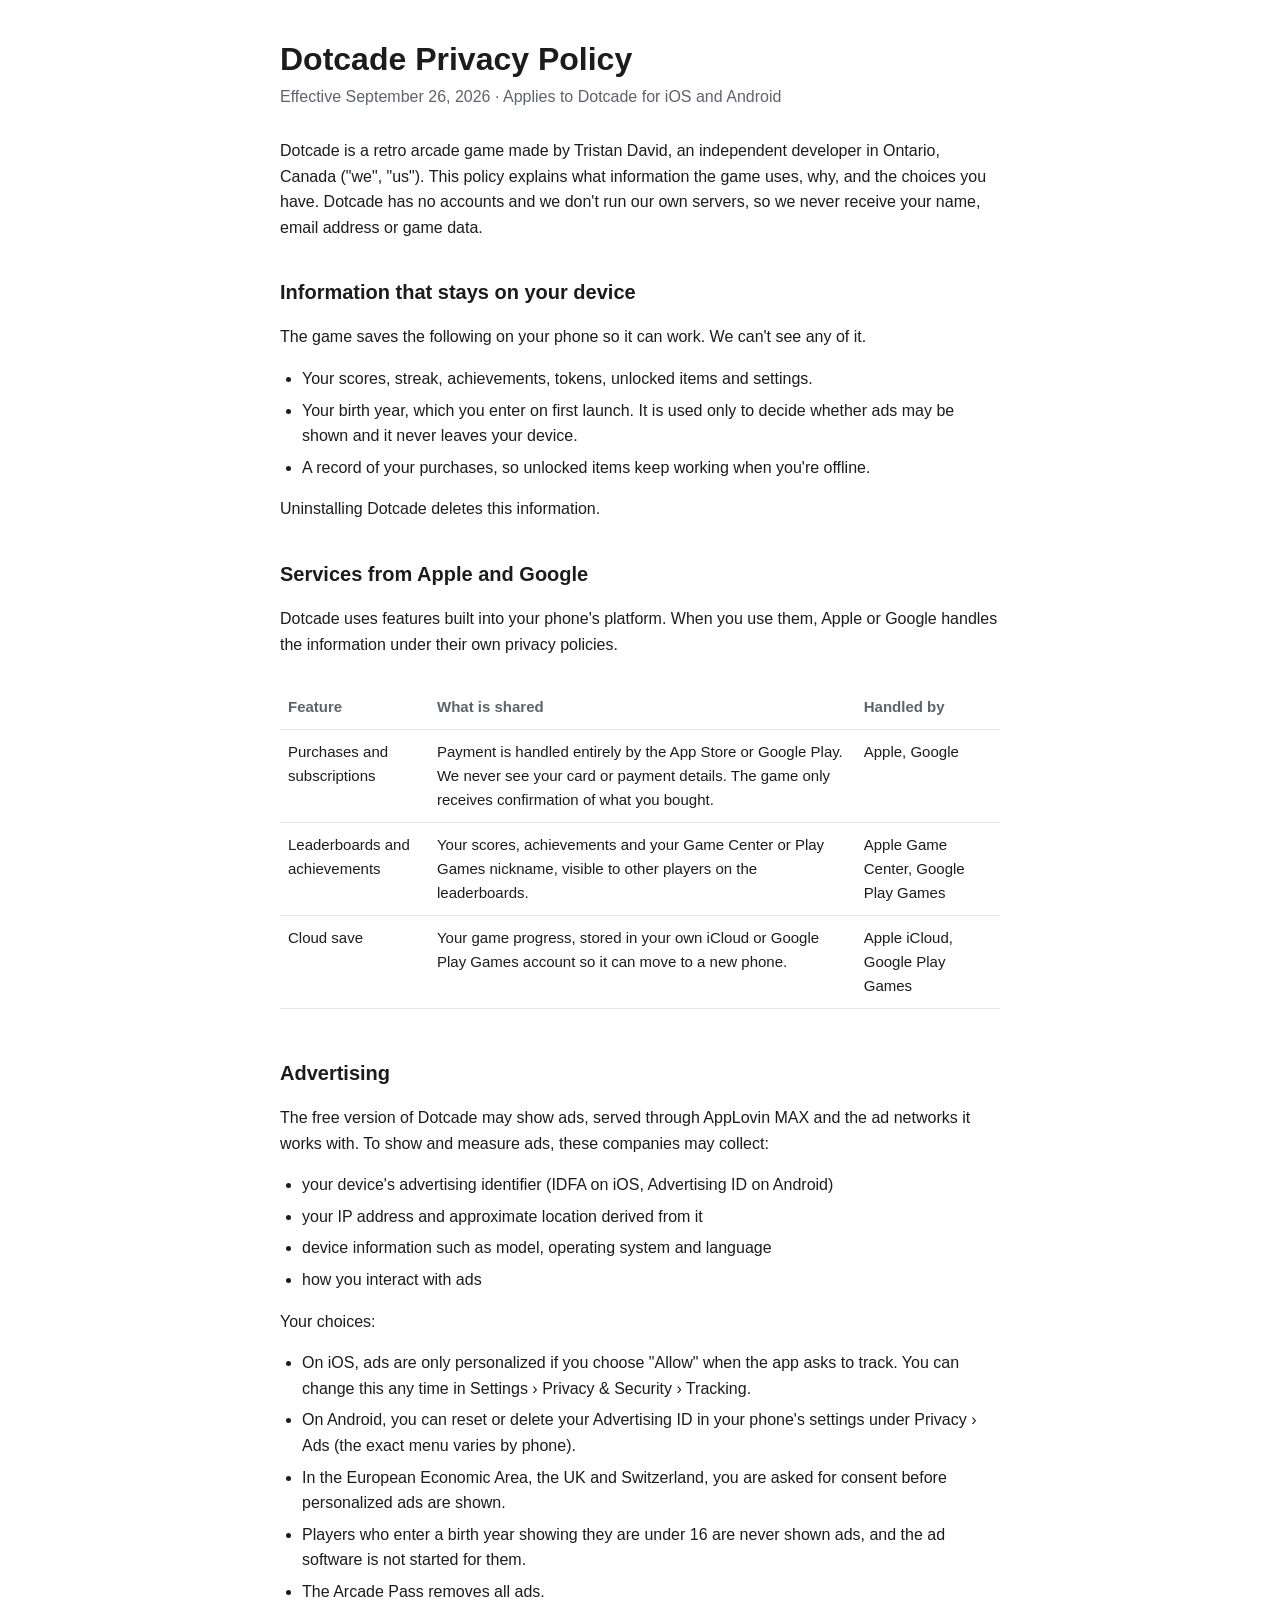
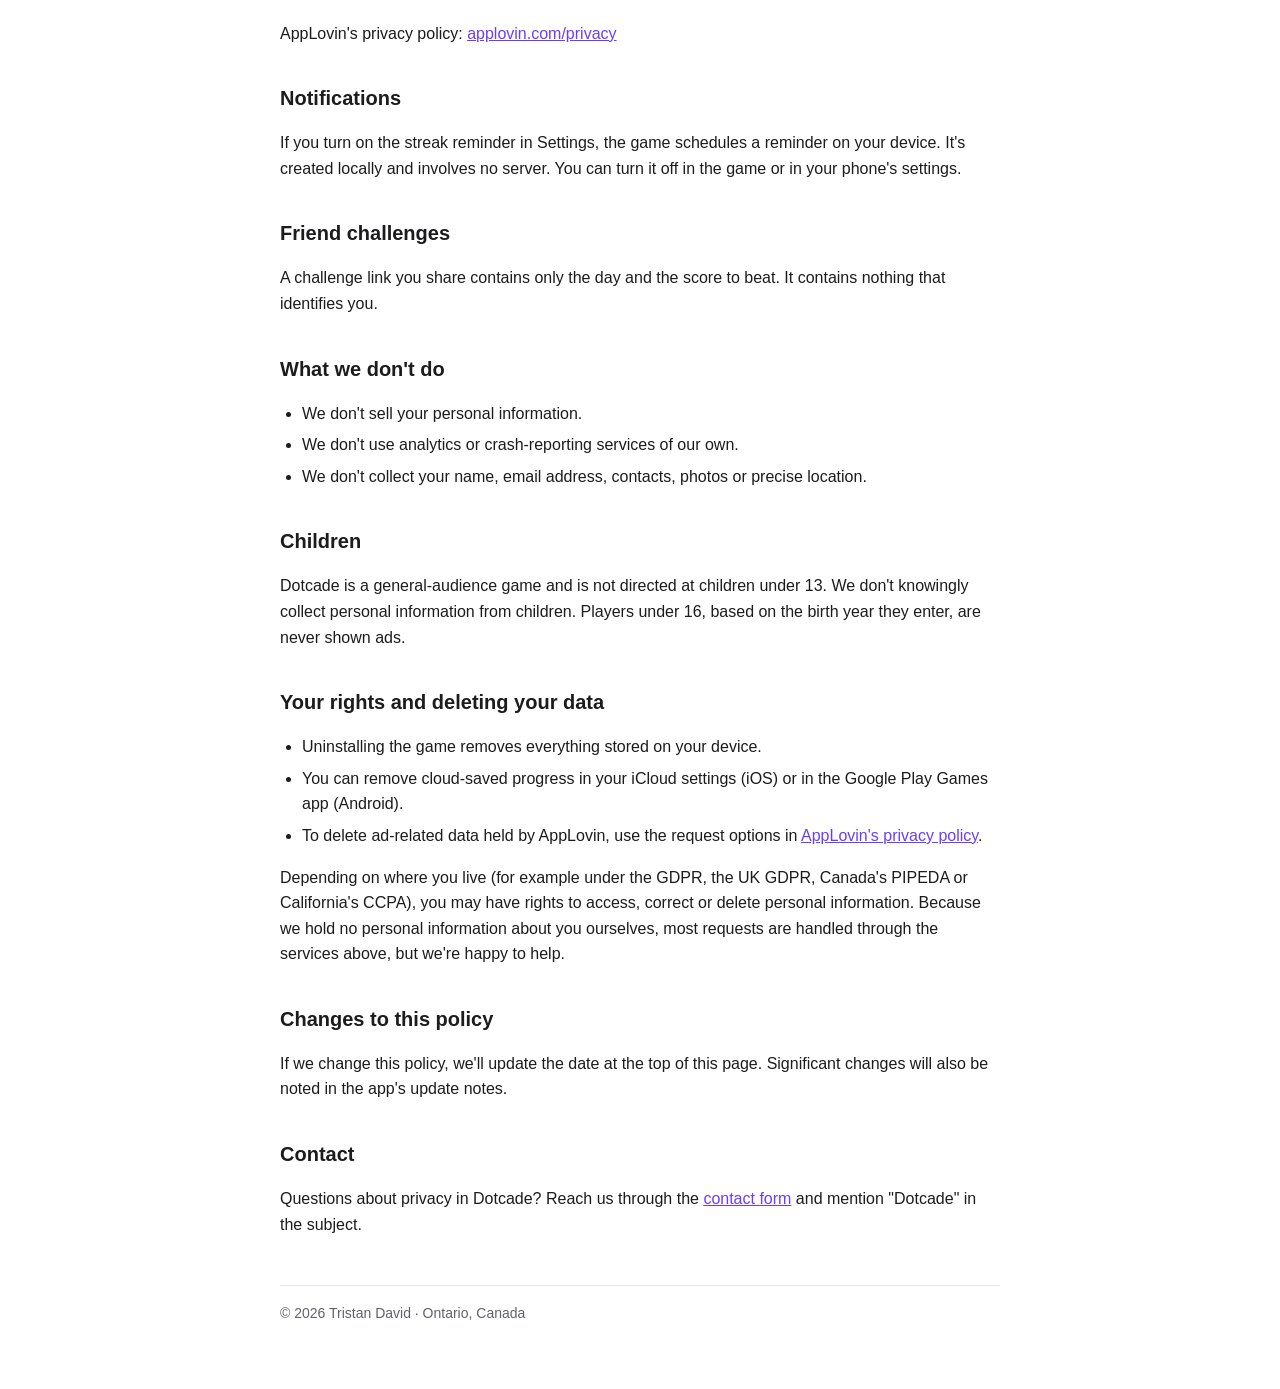
<file: dotcade-privacy.html>
<!doctype html>
<html lang="en">
<head>
<meta charset="utf-8">
<meta name="viewport" content="width=device-width, initial-scale=1">
<title>Dotcade Privacy Policy</title>
<meta name="description" content="How the Dotcade game for iOS and Android handles your information.">
<style>
  :root { --bg:#ffffff; --text:#1c1c1e; --dim:#5f6368; --line:#e5e5ea; --accent:#6b3cff; }
  @media (prefers-color-scheme: dark) {
    :root { --bg:#111114; --text:#f2f2f7; --dim:#a1a1aa; --line:#2c2c30; --accent:#a98bff; }
  }
  * { box-sizing: border-box; }
  body { margin:0; background:var(--bg); color:var(--text);
         font:16px/1.6 -apple-system, BlinkMacSystemFont, "Segoe UI", Roboto, Helvetica, Arial, sans-serif; }
  main { max-width:760px; margin:0 auto; padding:40px 20px 64px; }
  h1 { font-size:32px; line-height:1.2; margin:0 0 6px; }
  h2 { font-size:20px; margin:36px 0 8px; }
  p, li { color:var(--text); }
  .meta { color:var(--dim); margin:0 0 28px; }
  ul { padding-left:22px; }
  li { margin:6px 0; }
  a { color:var(--accent); }
  table { width:100%; border-collapse:collapse; margin:12px 0; font-size:15px; }
  th, td { text-align:left; vertical-align:top; padding:10px 8px; border-bottom:1px solid var(--line); }
  th { color:var(--dim); font-weight:600; }
  .wrap { overflow-x:auto; }
  footer { margin-top:48px; padding-top:16px; border-top:1px solid var(--line); color:var(--dim); font-size:14px; }
</style>
</head>
<body>
<main>
  <h1>Dotcade Privacy Policy</h1>
  <p class="meta">Effective September 26, 2026 · Applies to Dotcade for iOS and Android</p>

  <p>Dotcade is a retro arcade game made by Tristan David, an independent developer in Ontario, Canada ("we", "us"). This policy explains what information the game uses, why, and the choices you have. Dotcade has no accounts and we don't run our own servers, so we never receive your name, email address or game data.</p>

  <h2>Information that stays on your device</h2>
  <p>The game saves the following on your phone so it can work. We can't see any of it.</p>
  <ul>
    <li>Your scores, streak, achievements, tokens, unlocked items and settings.</li>
    <li>Your birth year, which you enter on first launch. It is used only to decide whether ads may be shown and it never leaves your device.</li>
    <li>A record of your purchases, so unlocked items keep working when you're offline.</li>
  </ul>
  <p>Uninstalling Dotcade deletes this information.</p>

  <h2>Services from Apple and Google</h2>
  <p>Dotcade uses features built into your phone's platform. When you use them, Apple or Google handles the information under their own privacy policies.</p>
  <div class="wrap">
  <table>
    <tr><th>Feature</th><th>What is shared</th><th>Handled by</th></tr>
    <tr><td>Purchases and subscriptions</td><td>Payment is handled entirely by the App Store or Google Play. We never see your card or payment details. The game only receives confirmation of what you bought.</td><td>Apple, Google</td></tr>
    <tr><td>Leaderboards and achievements</td><td>Your scores, achievements and your Game Center or Play Games nickname, visible to other players on the leaderboards.</td><td>Apple Game Center, Google Play Games</td></tr>
    <tr><td>Cloud save</td><td>Your game progress, stored in your own iCloud or Google Play Games account so it can move to a new phone.</td><td>Apple iCloud, Google Play Games</td></tr>
  </table>
  </div>

  <h2>Advertising</h2>
  <p>The free version of Dotcade may show ads, served through AppLovin MAX and the ad networks it works with. To show and measure ads, these companies may collect:</p>
  <ul>
    <li>your device's advertising identifier (IDFA on iOS, Advertising ID on Android)</li>
    <li>your IP address and approximate location derived from it</li>
    <li>device information such as model, operating system and language</li>
    <li>how you interact with ads</li>
  </ul>
  <p>Your choices:</p>
  <ul>
    <li>On iOS, ads are only personalized if you choose "Allow" when the app asks to track. You can change this any time in Settings › Privacy &amp; Security › Tracking.</li>
    <li>On Android, you can reset or delete your Advertising ID in your phone's settings under Privacy › Ads (the exact menu varies by phone).</li>
    <li>In the European Economic Area, the UK and Switzerland, you are asked for consent before personalized ads are shown.</li>
    <li>Players who enter a birth year showing they are under 16 are never shown ads, and the ad software is not started for them.</li>
    <li>The Arcade Pass removes all ads.</li>
  </ul>
  <p>AppLovin's privacy policy: <a href="https://www.applovin.com/privacy/" rel="noopener">applovin.com/privacy</a></p>

  <h2>Notifications</h2>
  <p>If you turn on the streak reminder in Settings, the game schedules a reminder on your device. It's created locally and involves no server. You can turn it off in the game or in your phone's settings.</p>

  <h2>Friend challenges</h2>
  <p>A challenge link you share contains only the day and the score to beat. It contains nothing that identifies you.</p>

  <h2>What we don't do</h2>
  <ul>
    <li>We don't sell your personal information.</li>
    <li>We don't use analytics or crash-reporting services of our own.</li>
    <li>We don't collect your name, email address, contacts, photos or precise location.</li>
  </ul>

  <h2>Children</h2>
  <p>Dotcade is a general-audience game and is not directed at children under 13. We don't knowingly collect personal information from children. Players under 16, based on the birth year they enter, are never shown ads.</p>

  <h2>Your rights and deleting your data</h2>
  <ul>
    <li>Uninstalling the game removes everything stored on your device.</li>
    <li>You can remove cloud-saved progress in your iCloud settings (iOS) or in the Google Play Games app (Android).</li>
    <li>To delete ad-related data held by AppLovin, use the request options in <a href="https://www.applovin.com/privacy/" rel="noopener">AppLovin's privacy policy</a>.</li>
  </ul>
  <p>Depending on where you live (for example under the GDPR, the UK GDPR, Canada's PIPEDA or California's CCPA), you may have rights to access, correct or delete personal information. Because we hold no personal information about you ourselves, most requests are handled through the services above, but we're happy to help.</p>

  <h2>Changes to this policy</h2>
  <p>If we change this policy, we'll update the date at the top of this page. Significant changes will also be noted in the app's update notes.</p>

  <h2>Contact</h2>
  <p>Questions about privacy in Dotcade? Reach us through the <a href="https://wealthboardapp.com/#help">contact form</a> and mention "Dotcade" in the subject.</p>

  <footer>© 2026 Tristan David · Ontario, Canada</footer>
</main>
</body>
</html>
</file>
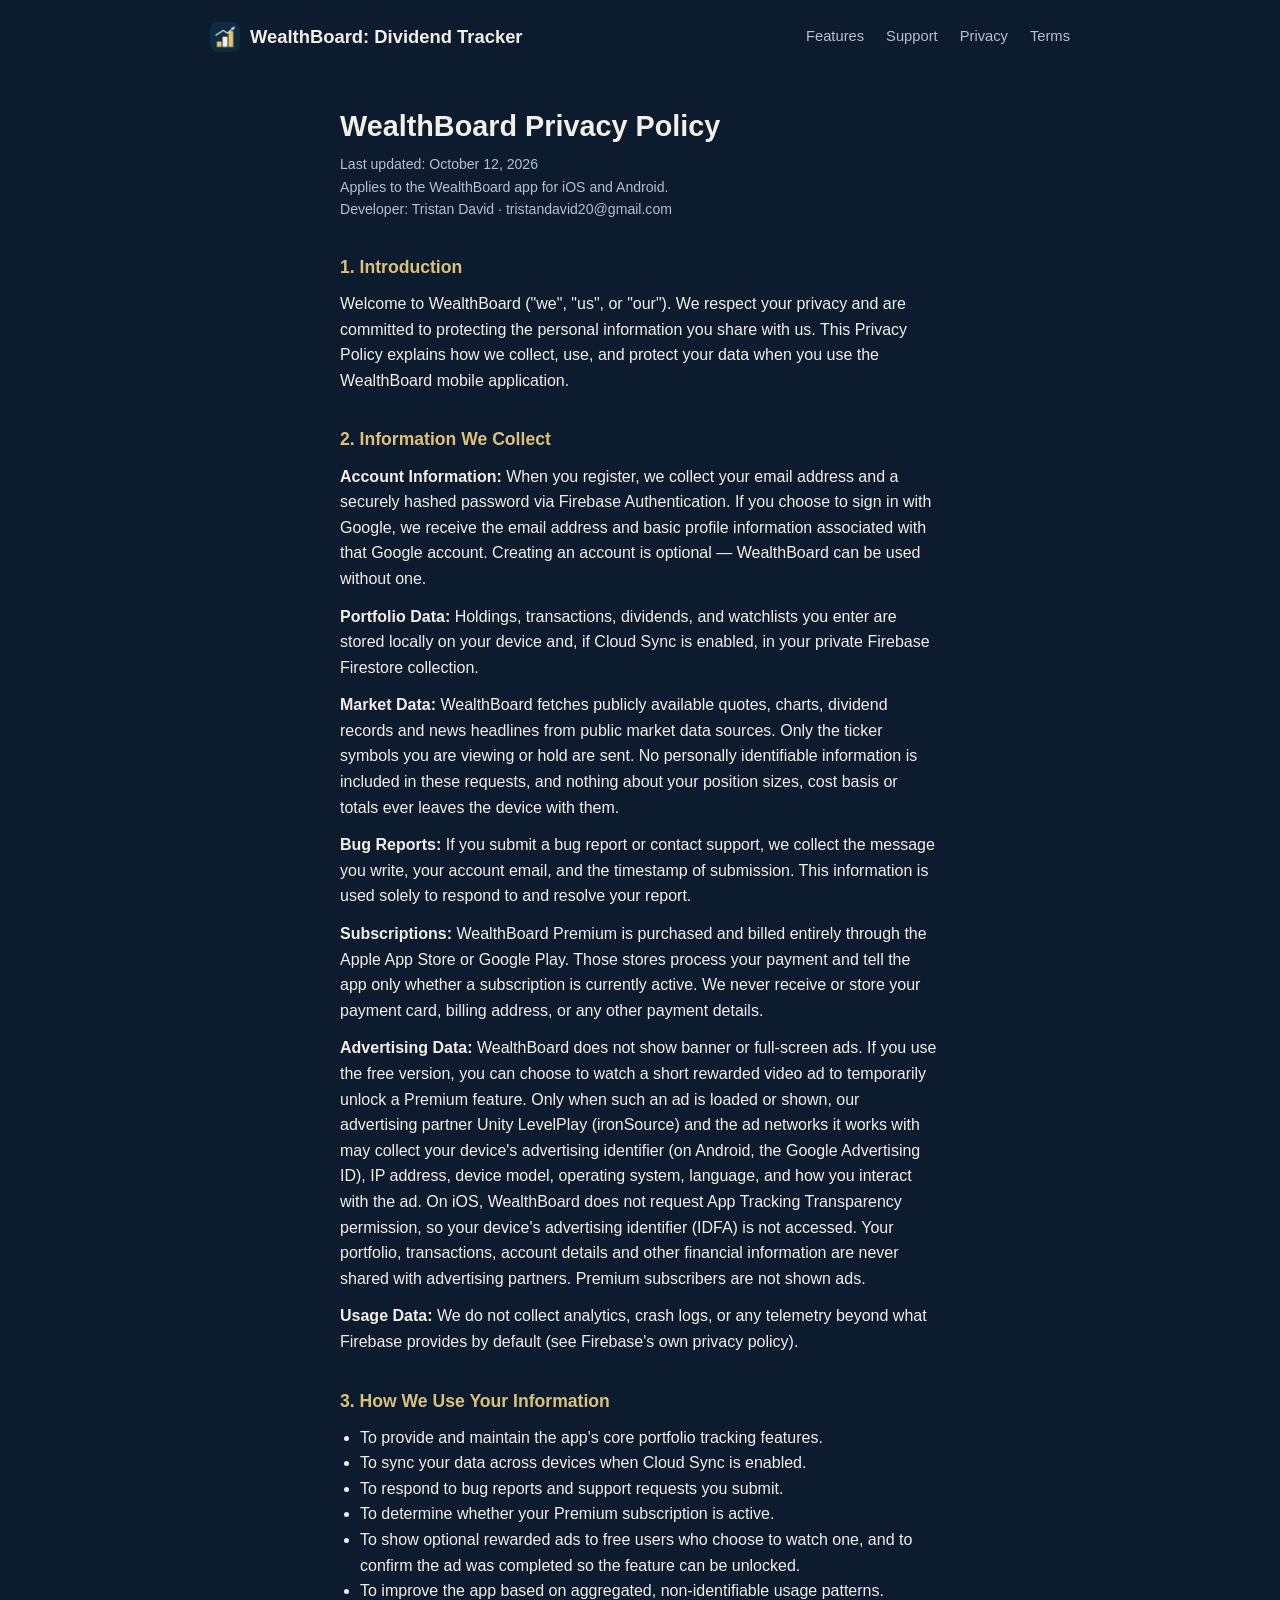
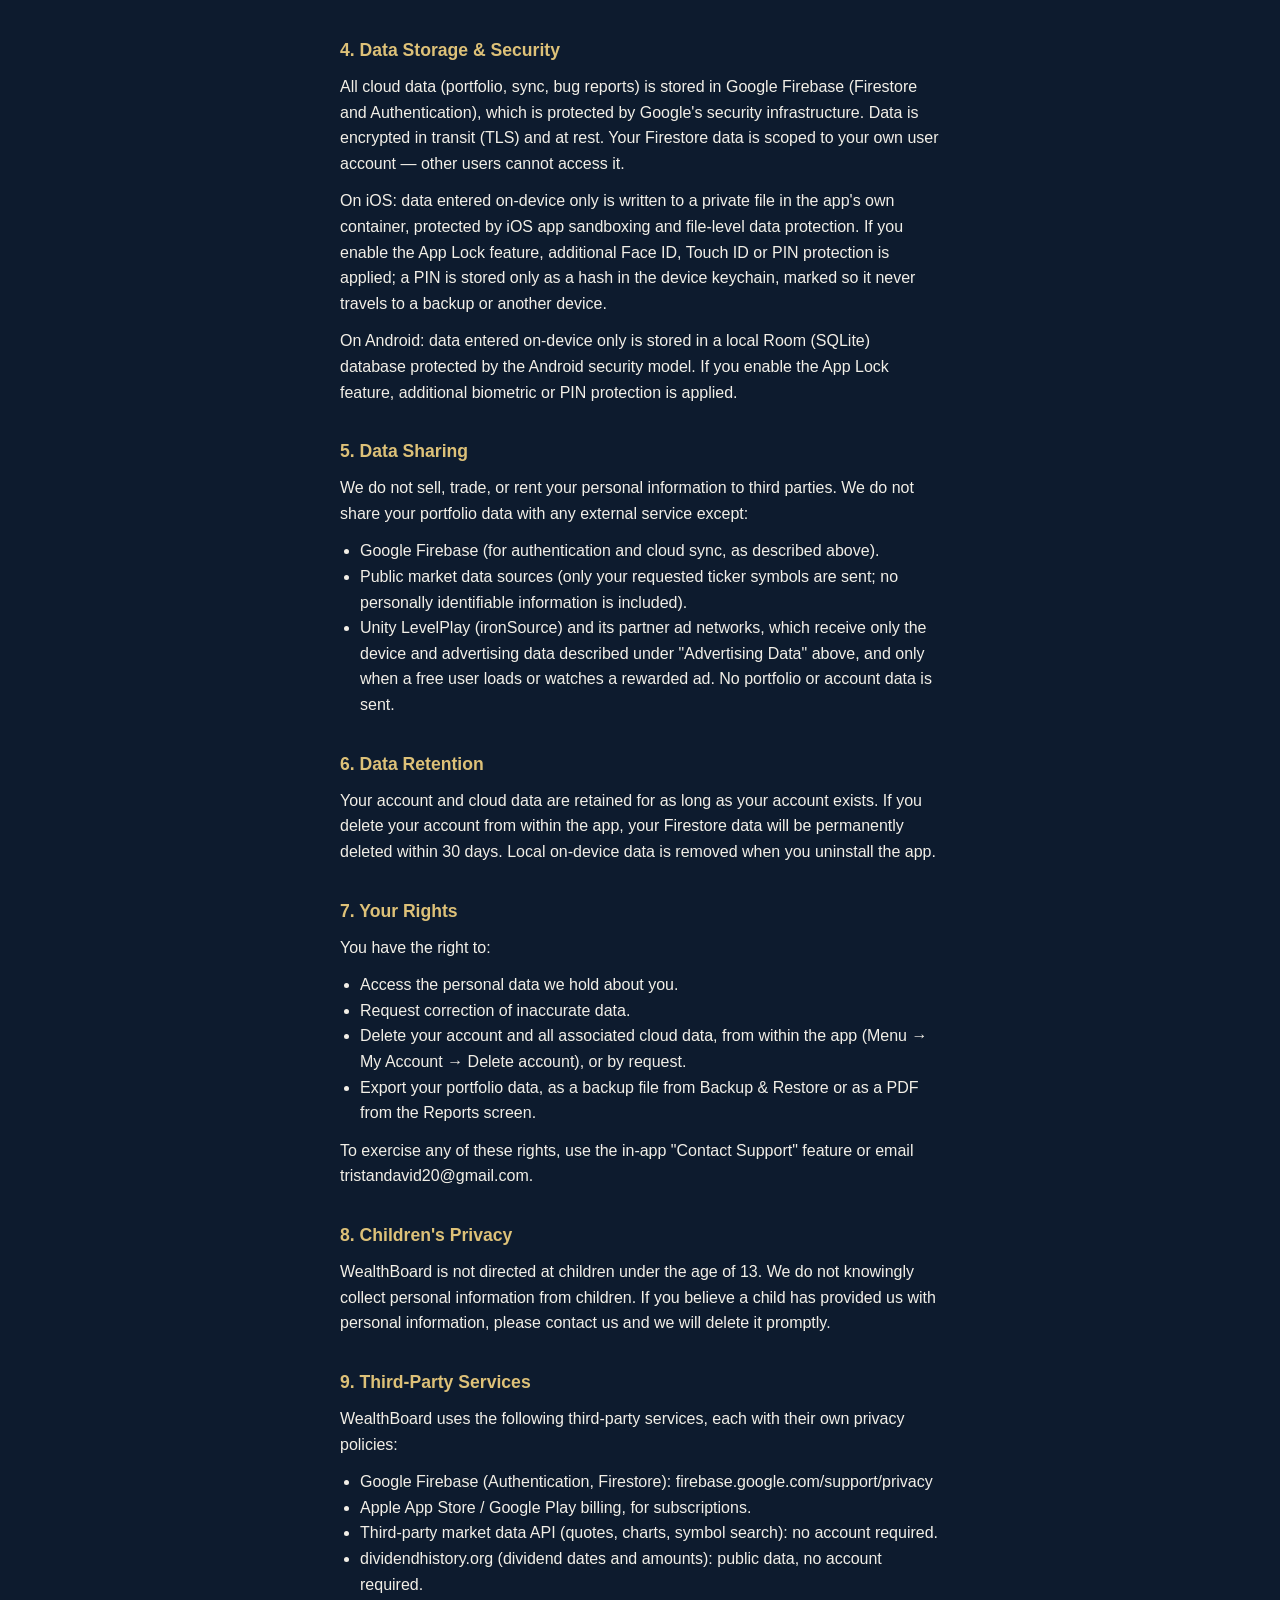
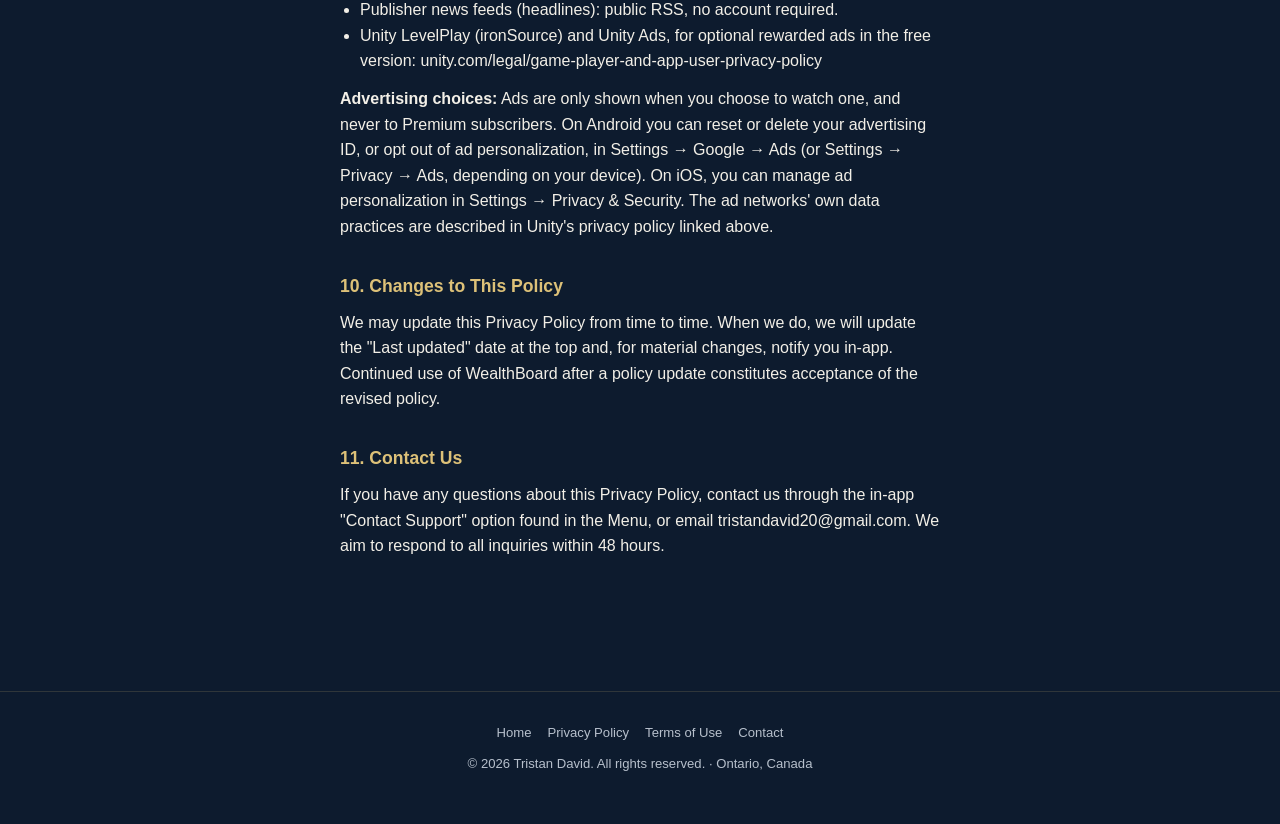
<file: privacy-policy.html>
<!DOCTYPE html>
<html lang="en">
<head>
<meta charset="UTF-8">
<meta name="viewport" content="width=device-width, initial-scale=1">
<link rel="icon" type="image/png" href="favicon.png">
<title>Privacy Policy — WealthBoard</title>
<link rel="stylesheet" href="style.css">
</head>
<body>

  <div class="topbar">
    <a class="brand" href="/">
      <img class="mark" src="logo.png" alt="WealthBoard logo"> WealthBoard: Dividend Tracker
    </a>
    <nav>
      <a href="/#features">Features</a>
      <a href="support.html">Support</a>
      <a href="privacy-policy.html">Privacy</a>
      <a href="terms.html">Terms</a>
    </nav>
  </div>

  <main class="narrow legal">
    <h1>WealthBoard Privacy Policy</h1>
    <p class="meta">Last updated: October 12, 2026<br>
    Applies to the WealthBoard app for iOS and Android.<br>
    Developer: Tristan David · tristandavid20@gmail.com</p>

    <h2>1. Introduction</h2>
    <p>Welcome to WealthBoard ("we", "us", or "our"). We respect your privacy and are committed to protecting the personal information you share with us. This Privacy Policy explains how we collect, use, and protect your data when you use the WealthBoard mobile application.</p>

    <h2>2. Information We Collect</h2>
    <p><strong>Account Information:</strong> When you register, we collect your email address and a securely hashed password via Firebase Authentication. If you choose to sign in with Google, we receive the email address and basic profile information associated with that Google account. Creating an account is optional — WealthBoard can be used without one.</p>
    <p><strong>Portfolio Data:</strong> Holdings, transactions, dividends, and watchlists you enter are stored locally on your device and, if Cloud Sync is enabled, in your private Firebase Firestore collection.</p>
    <p><strong>Market Data:</strong> WealthBoard fetches publicly available quotes, charts, dividend records and news headlines from public market data sources. Only the ticker symbols you are viewing or hold are sent. No personally identifiable information is included in these requests, and nothing about your position sizes, cost basis or totals ever leaves the device with them.</p>
    <p><strong>Bug Reports:</strong> If you submit a bug report or contact support, we collect the message you write, your account email, and the timestamp of submission. This information is used solely to respond to and resolve your report.</p>
    <p><strong>Subscriptions:</strong> WealthBoard Premium is purchased and billed entirely through the Apple App Store or Google Play. Those stores process your payment and tell the app only whether a subscription is currently active. We never receive or store your payment card, billing address, or any other payment details.</p>
    <p><strong>Advertising Data:</strong> WealthBoard does not show banner or full-screen ads. If you use the free version, you can choose to watch a short rewarded video ad to temporarily unlock a Premium feature. Only when such an ad is loaded or shown, our advertising partner Unity LevelPlay (ironSource) and the ad networks it works with may collect your device's advertising identifier (on Android, the Google Advertising ID), IP address, device model, operating system, language, and how you interact with the ad. On iOS, WealthBoard does not request App Tracking Transparency permission, so your device's advertising identifier (IDFA) is not accessed. Your portfolio, transactions, account details and other financial information are never shared with advertising partners. Premium subscribers are not shown ads.</p>
    <p><strong>Usage Data:</strong> We do not collect analytics, crash logs, or any telemetry beyond what Firebase provides by default (see Firebase's own privacy policy).</p>

    <h2>3. How We Use Your Information</h2>
    <ul>
      <li>To provide and maintain the app's core portfolio tracking features.</li>
      <li>To sync your data across devices when Cloud Sync is enabled.</li>
      <li>To respond to bug reports and support requests you submit.</li>
      <li>To determine whether your Premium subscription is active.</li>
      <li>To show optional rewarded ads to free users who choose to watch one, and to confirm the ad was completed so the feature can be unlocked.</li>
      <li>To improve the app based on aggregated, non-identifiable usage patterns.</li>
    </ul>

    <h2>4. Data Storage &amp; Security</h2>
    <p>All cloud data (portfolio, sync, bug reports) is stored in Google Firebase (Firestore and Authentication), which is protected by Google's security infrastructure. Data is encrypted in transit (TLS) and at rest. Your Firestore data is scoped to your own user account — other users cannot access it.</p>
    <p>On iOS: data entered on-device only is written to a private file in the app's own container, protected by iOS app sandboxing and file-level data protection. If you enable the App Lock feature, additional Face ID, Touch ID or PIN protection is applied; a PIN is stored only as a hash in the device keychain, marked so it never travels to a backup or another device.</p>
    <p>On Android: data entered on-device only is stored in a local Room (SQLite) database protected by the Android security model. If you enable the App Lock feature, additional biometric or PIN protection is applied.</p>

    <h2>5. Data Sharing</h2>
    <p>We do not sell, trade, or rent your personal information to third parties. We do not share your portfolio data with any external service except:</p>
    <ul>
      <li>Google Firebase (for authentication and cloud sync, as described above).</li>
      <li>Public market data sources (only your requested ticker symbols are sent; no personally identifiable information is included).</li>
      <li>Unity LevelPlay (ironSource) and its partner ad networks, which receive only the device and advertising data described under "Advertising Data" above, and only when a free user loads or watches a rewarded ad. No portfolio or account data is sent.</li>
    </ul>

    <h2>6. Data Retention</h2>
    <p>Your account and cloud data are retained for as long as your account exists. If you delete your account from within the app, your Firestore data will be permanently deleted within 30 days. Local on-device data is removed when you uninstall the app.</p>

    <h2>7. Your Rights</h2>
    <p>You have the right to:</p>
    <ul>
      <li>Access the personal data we hold about you.</li>
      <li>Request correction of inaccurate data.</li>
      <li>Delete your account and all associated cloud data, from within the app (Menu → My Account → Delete account), or by request.</li>
      <li>Export your portfolio data, as a backup file from Backup &amp; Restore or as a PDF from the Reports screen.</li>
    </ul>
    <p>To exercise any of these rights, use the in-app "Contact Support" feature or email tristandavid20@gmail.com.</p>

    <h2>8. Children's Privacy</h2>
    <p>WealthBoard is not directed at children under the age of 13. We do not knowingly collect personal information from children. If you believe a child has provided us with personal information, please contact us and we will delete it promptly.</p>

    <h2>9. Third-Party Services</h2>
    <p>WealthBoard uses the following third-party services, each with their own privacy policies:</p>
    <ul>
      <li>Google Firebase (Authentication, Firestore): firebase.google.com/support/privacy</li>
      <li>Apple App Store / Google Play billing, for subscriptions.</li>
      <li>Third-party market data API (quotes, charts, symbol search): no account required.</li>
      <li>dividendhistory.org (dividend dates and amounts): public data, no account required.</li>
      <li>Publisher news feeds (headlines): public RSS, no account required.</li>
      <li>Unity LevelPlay (ironSource) and Unity Ads, for optional rewarded ads in the free version: unity.com/legal/game-player-and-app-user-privacy-policy</li>
    </ul>
    <p><strong>Advertising choices:</strong> Ads are only shown when you choose to watch one, and never to Premium subscribers. On Android you can reset or delete your advertising ID, or opt out of ad personalization, in Settings → Google → Ads (or Settings → Privacy → Ads, depending on your device). On iOS, you can manage ad personalization in Settings → Privacy &amp; Security. The ad networks' own data practices are described in Unity's privacy policy linked above.</p>

    <h2>10. Changes to This Policy</h2>
    <p>We may update this Privacy Policy from time to time. When we do, we will update the "Last updated" date at the top and, for material changes, notify you in-app. Continued use of WealthBoard after a policy update constitutes acceptance of the revised policy.</p>

    <h2>11. Contact Us</h2>
    <p>If you have any questions about this Privacy Policy, contact us through the in-app "Contact Support" option found in the Menu, or email tristandavid20@gmail.com. We aim to respond to all inquiries within 48 hours.</p>
  </main>

  <footer>
    <div class="links">
      <a href="/">Home</a>
      <a href="privacy-policy.html">Privacy Policy</a>
      <a href="terms.html">Terms of Use</a>
      <a href="support.html">Contact</a>
    </div>
    © 2026 Tristan David. All rights reserved. · Ontario, Canada
  </footer>

</body>
</html>
</file>
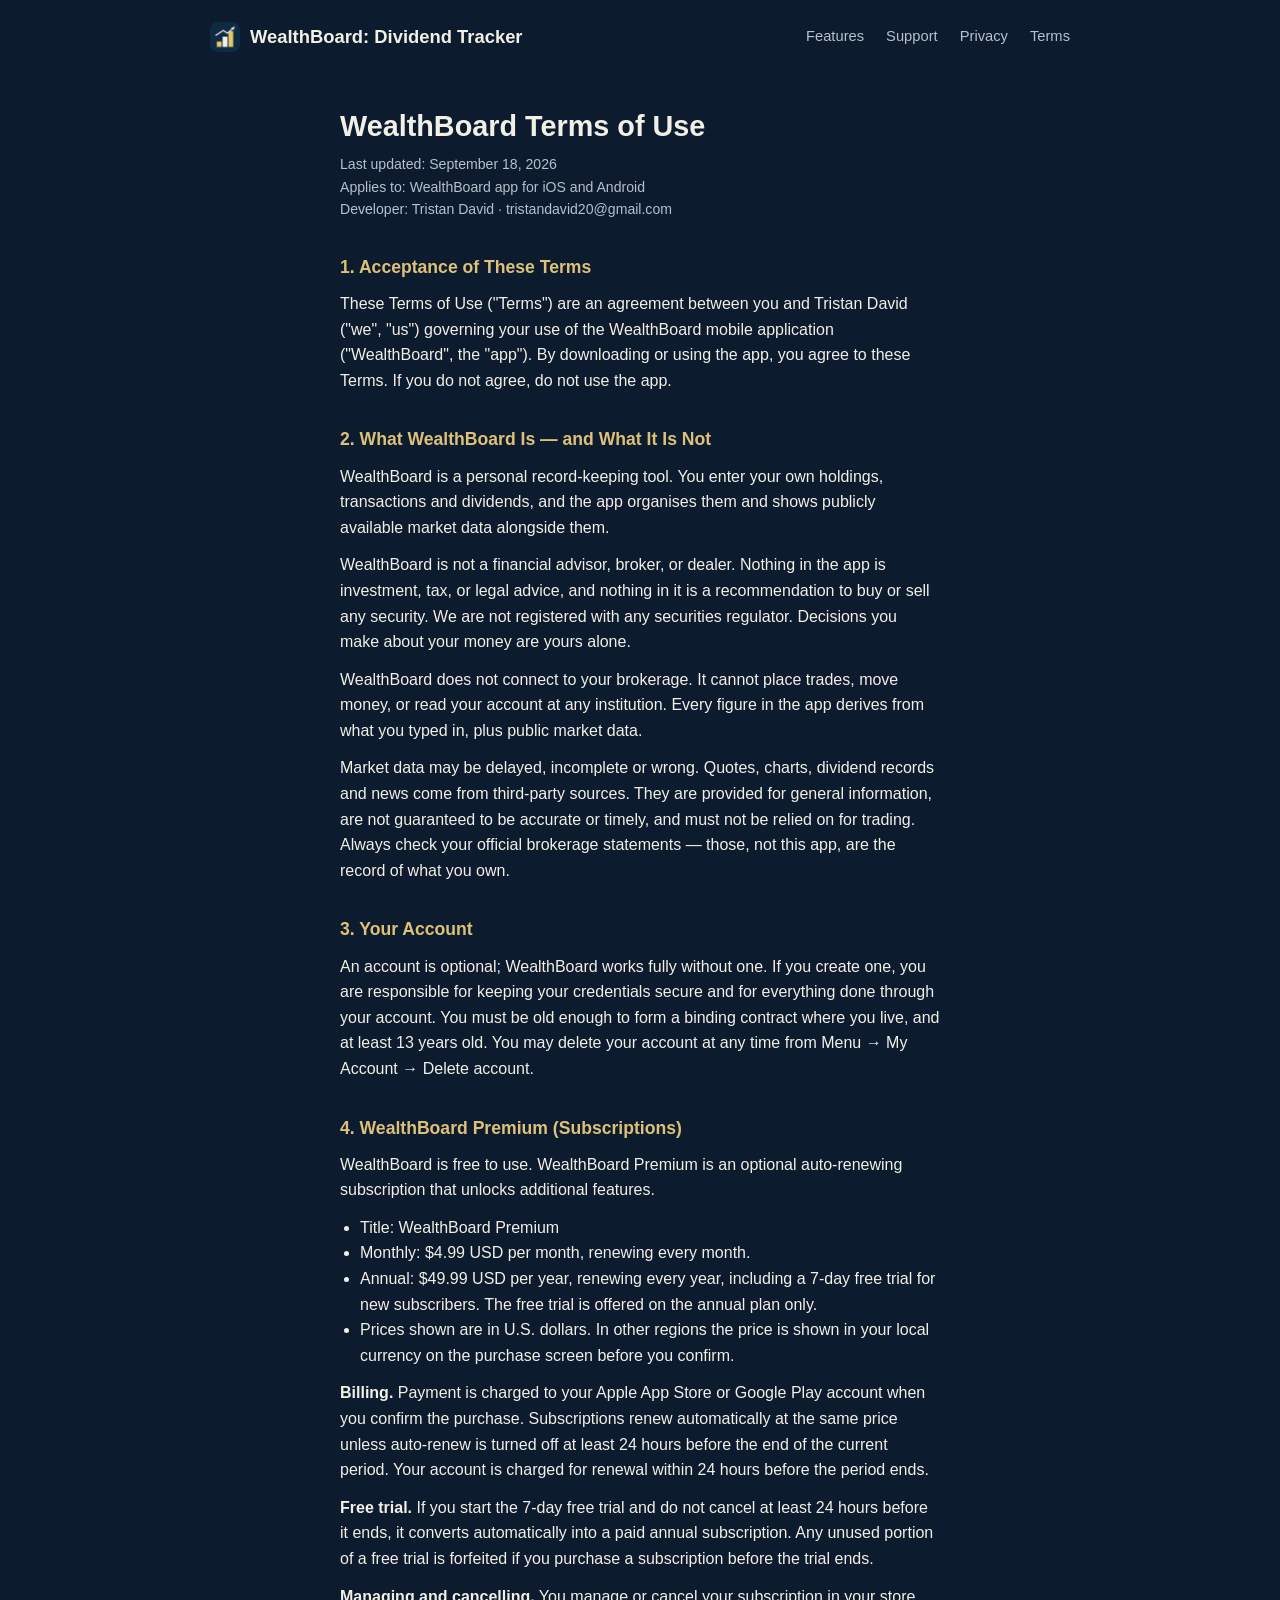
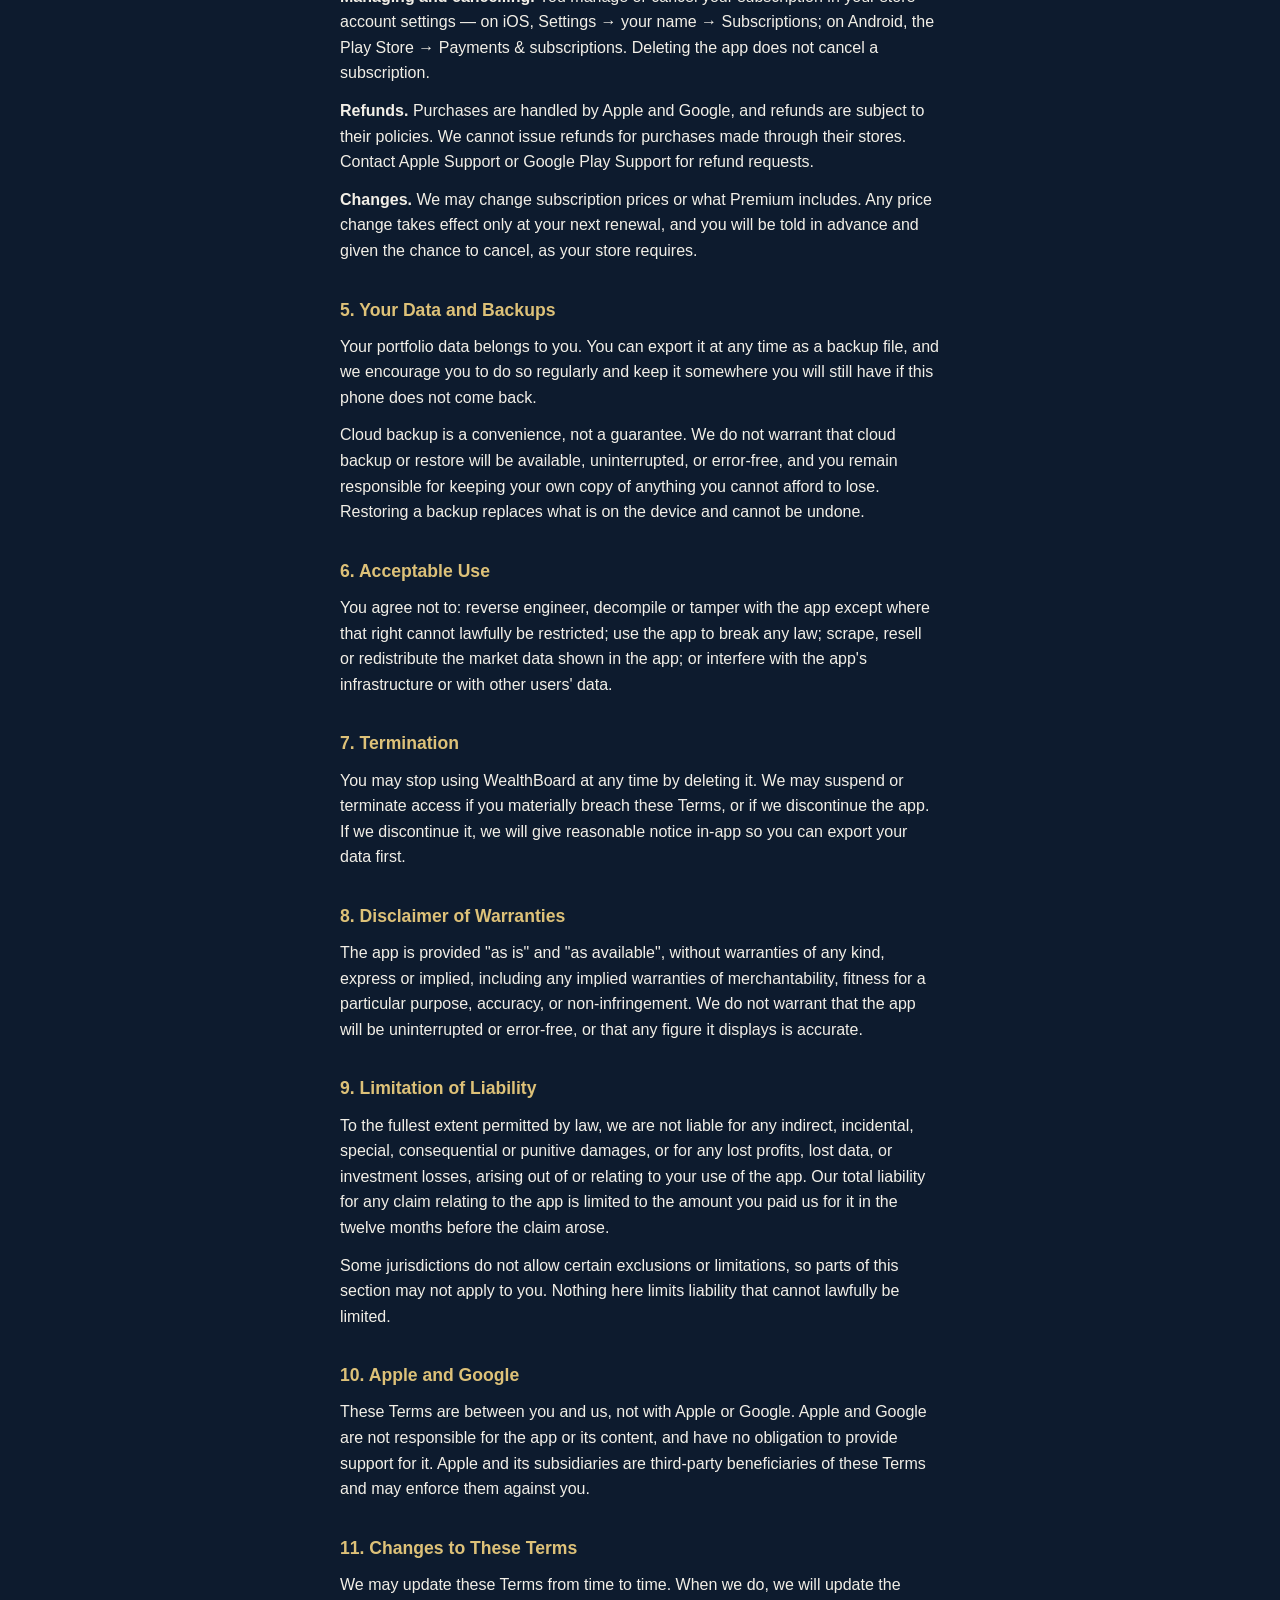
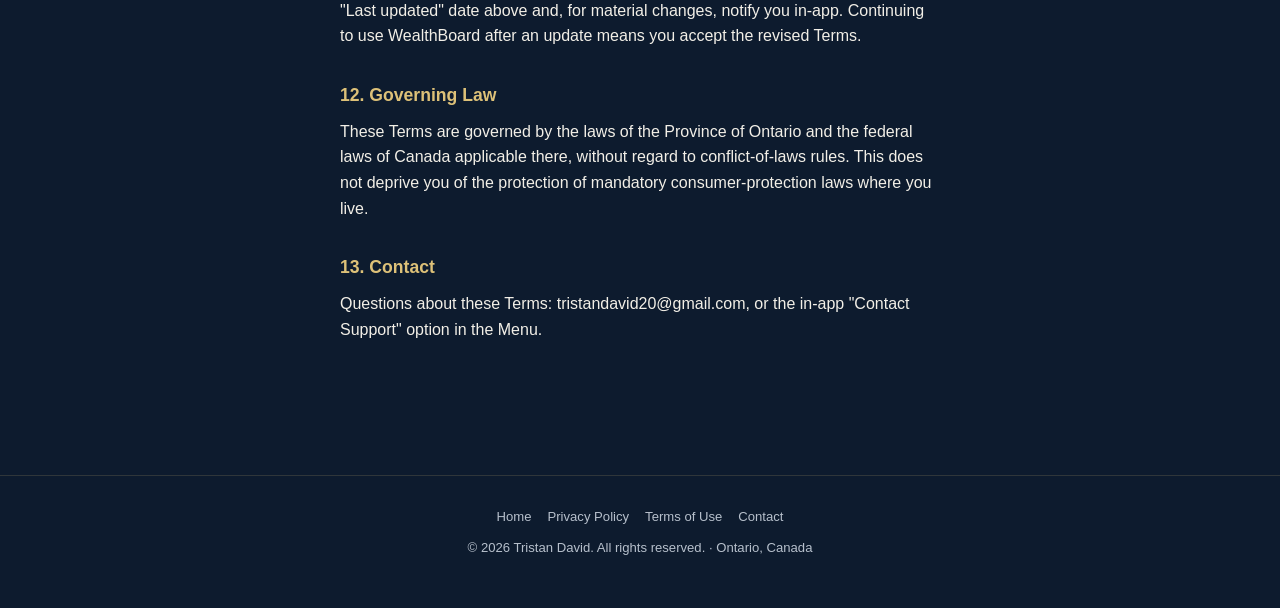
<file: terms.html>
<!DOCTYPE html>
<html lang="en">
<head>
<meta charset="UTF-8">
<meta name="viewport" content="width=device-width, initial-scale=1">
<link rel="icon" type="image/png" href="favicon.png">
<title>Terms of Use — WealthBoard</title>
<link rel="stylesheet" href="style.css">
</head>
<body>

  <div class="topbar">
    <a class="brand" href="/">
      <img class="mark" src="logo.png" alt="WealthBoard logo"> WealthBoard: Dividend Tracker
    </a>
    <nav>
      <a href="/#features">Features</a>
      <a href="support.html">Support</a>
      <a href="privacy-policy.html">Privacy</a>
      <a href="terms.html">Terms</a>
    </nav>
  </div>

  <main class="narrow legal">
    <h1>WealthBoard Terms of Use</h1>
    <p class="meta">Last updated: September 18, 2026<br>
    Applies to: WealthBoard app for iOS and Android<br>
    Developer: Tristan David · tristandavid20@gmail.com</p>

    <h2>1. Acceptance of These Terms</h2>
    <p>These Terms of Use ("Terms") are an agreement between you and Tristan David ("we", "us") governing your use of the WealthBoard mobile application ("WealthBoard", the "app"). By downloading or using the app, you agree to these Terms. If you do not agree, do not use the app.</p>

    <h2>2. What WealthBoard Is — and What It Is Not</h2>
    <p>WealthBoard is a personal record-keeping tool. You enter your own holdings, transactions and dividends, and the app organises them and shows publicly available market data alongside them.</p>
    <p>WealthBoard is not a financial advisor, broker, or dealer. Nothing in the app is investment, tax, or legal advice, and nothing in it is a recommendation to buy or sell any security. We are not registered with any securities regulator. Decisions you make about your money are yours alone.</p>
    <p>WealthBoard does not connect to your brokerage. It cannot place trades, move money, or read your account at any institution. Every figure in the app derives from what you typed in, plus public market data.</p>
    <p>Market data may be delayed, incomplete or wrong. Quotes, charts, dividend records and news come from third-party sources. They are provided for general information, are not guaranteed to be accurate or timely, and must not be relied on for trading. Always check your official brokerage statements — those, not this app, are the record of what you own.</p>

    <h2>3. Your Account</h2>
    <p>An account is optional; WealthBoard works fully without one. If you create one, you are responsible for keeping your credentials secure and for everything done through your account. You must be old enough to form a binding contract where you live, and at least 13 years old. You may delete your account at any time from Menu → My Account → Delete account.</p>

    <h2>4. WealthBoard Premium (Subscriptions)</h2>
    <p>WealthBoard is free to use. WealthBoard Premium is an optional auto-renewing subscription that unlocks additional features.</p>
    <ul>
      <li>Title: WealthBoard Premium</li>
      <li>Monthly: $4.99 USD per month, renewing every month.</li>
      <li>Annual: $49.99 USD per year, renewing every year, including a 7-day free trial for new subscribers. The free trial is offered on the annual plan only.</li>
      <li>Prices shown are in U.S. dollars. In other regions the price is shown in your local currency on the purchase screen before you confirm.</li>
    </ul>
    <p><strong>Billing.</strong> Payment is charged to your Apple App Store or Google Play account when you confirm the purchase. Subscriptions renew automatically at the same price unless auto-renew is turned off at least 24 hours before the end of the current period. Your account is charged for renewal within 24 hours before the period ends.</p>
    <p><strong>Free trial.</strong> If you start the 7-day free trial and do not cancel at least 24 hours before it ends, it converts automatically into a paid annual subscription. Any unused portion of a free trial is forfeited if you purchase a subscription before the trial ends.</p>
    <p><strong>Managing and cancelling.</strong> You manage or cancel your subscription in your store account settings — on iOS, Settings → your name → Subscriptions; on Android, the Play Store → Payments &amp; subscriptions. Deleting the app does not cancel a subscription.</p>
    <p><strong>Refunds.</strong> Purchases are handled by Apple and Google, and refunds are subject to their policies. We cannot issue refunds for purchases made through their stores. Contact Apple Support or Google Play Support for refund requests.</p>
    <p><strong>Changes.</strong> We may change subscription prices or what Premium includes. Any price change takes effect only at your next renewal, and you will be told in advance and given the chance to cancel, as your store requires.</p>

    <h2>5. Your Data and Backups</h2>
    <p>Your portfolio data belongs to you. You can export it at any time as a backup file, and we encourage you to do so regularly and keep it somewhere you will still have if this phone does not come back.</p>
    <p>Cloud backup is a convenience, not a guarantee. We do not warrant that cloud backup or restore will be available, uninterrupted, or error-free, and you remain responsible for keeping your own copy of anything you cannot afford to lose. Restoring a backup replaces what is on the device and cannot be undone.</p>

    <h2>6. Acceptable Use</h2>
    <p>You agree not to: reverse engineer, decompile or tamper with the app except where that right cannot lawfully be restricted; use the app to break any law; scrape, resell or redistribute the market data shown in the app; or interfere with the app's infrastructure or with other users' data.</p>

    <h2>7. Termination</h2>
    <p>You may stop using WealthBoard at any time by deleting it. We may suspend or terminate access if you materially breach these Terms, or if we discontinue the app. If we discontinue it, we will give reasonable notice in-app so you can export your data first.</p>

    <h2>8. Disclaimer of Warranties</h2>
    <p>The app is provided "as is" and "as available", without warranties of any kind, express or implied, including any implied warranties of merchantability, fitness for a particular purpose, accuracy, or non-infringement. We do not warrant that the app will be uninterrupted or error-free, or that any figure it displays is accurate.</p>

    <h2>9. Limitation of Liability</h2>
    <p>To the fullest extent permitted by law, we are not liable for any indirect, incidental, special, consequential or punitive damages, or for any lost profits, lost data, or investment losses, arising out of or relating to your use of the app. Our total liability for any claim relating to the app is limited to the amount you paid us for it in the twelve months before the claim arose.</p>
    <p>Some jurisdictions do not allow certain exclusions or limitations, so parts of this section may not apply to you. Nothing here limits liability that cannot lawfully be limited.</p>

    <h2>10. Apple and Google</h2>
    <p>These Terms are between you and us, not with Apple or Google. Apple and Google are not responsible for the app or its content, and have no obligation to provide support for it. Apple and its subsidiaries are third-party beneficiaries of these Terms and may enforce them against you.</p>

    <h2>11. Changes to These Terms</h2>
    <p>We may update these Terms from time to time. When we do, we will update the "Last updated" date above and, for material changes, notify you in-app. Continuing to use WealthBoard after an update means you accept the revised Terms.</p>

    <h2>12. Governing Law</h2>
    <p>These Terms are governed by the laws of the Province of Ontario and the federal laws of Canada applicable there, without regard to conflict-of-laws rules. This does not deprive you of the protection of mandatory consumer-protection laws where you live.</p>

    <h2>13. Contact</h2>
    <p>Questions about these Terms: tristandavid20@gmail.com, or the in-app "Contact Support" option in the Menu.</p>
  </main>

  <footer>
    <div class="links">
      <a href="/">Home</a>
      <a href="privacy-policy.html">Privacy Policy</a>
      <a href="terms.html">Terms of Use</a>
      <a href="support.html">Contact</a>
    </div>
    © 2026 Tristan David. All rights reserved. · Ontario, Canada
  </footer>

</body>
</html>
</file>
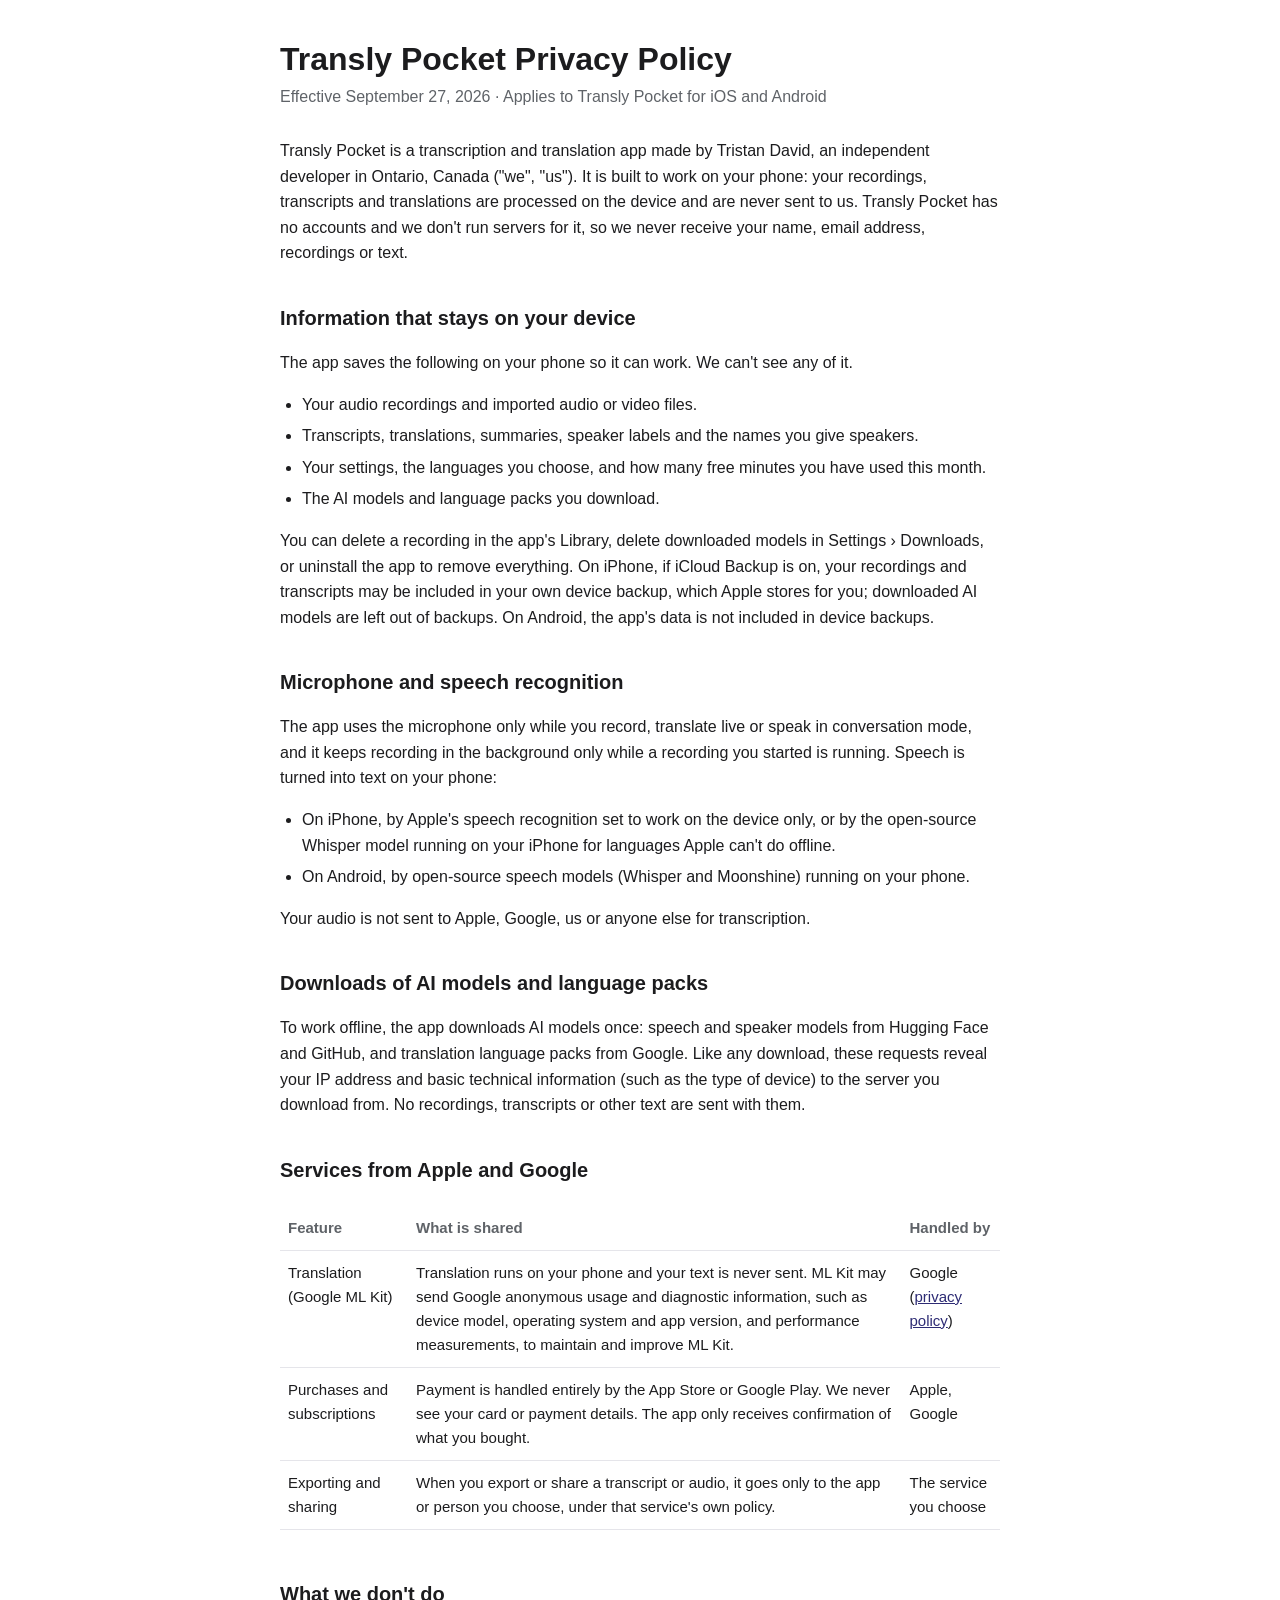
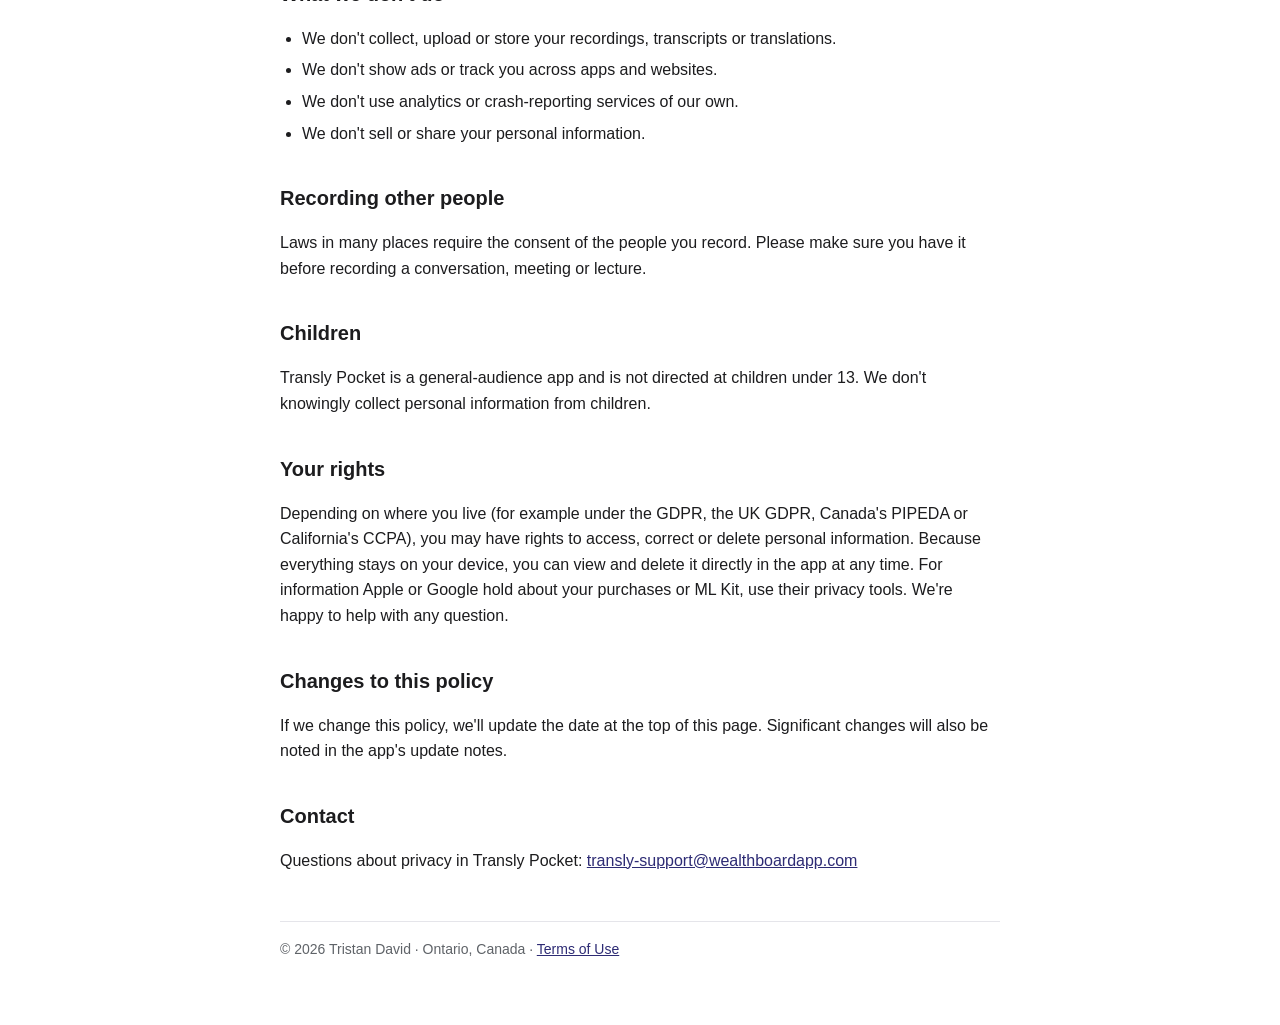
<file: transly-privacy.html>
<!doctype html>
<html lang="en">
<head>
<meta charset="utf-8">
<meta name="viewport" content="width=device-width, initial-scale=1">
<title>Transly Pocket Privacy Policy</title>
<meta name="description" content="How the Transly Pocket transcription and translation app for iOS and Android handles your information.">
<style>
  :root { --bg:#ffffff; --text:#1c1c1e; --dim:#5f6368; --line:#e5e5ea; --accent:#2d2b74; }
  @media (prefers-color-scheme: dark) {
    :root { --bg:#111114; --text:#f2f2f7; --dim:#a1a1aa; --line:#2c2c30; --accent:#a9a6f0; }
  }
  * { box-sizing: border-box; }
  body { margin:0; background:var(--bg); color:var(--text);
         font:16px/1.6 -apple-system, BlinkMacSystemFont, "Segoe UI", Roboto, Helvetica, Arial, sans-serif; }
  main { max-width:760px; margin:0 auto; padding:40px 20px 64px; }
  h1 { font-size:32px; line-height:1.2; margin:0 0 6px; }
  h2 { font-size:20px; margin:36px 0 8px; }
  p, li { color:var(--text); }
  .meta { color:var(--dim); margin:0 0 28px; }
  ul { padding-left:22px; }
  li { margin:6px 0; }
  a { color:var(--accent); }
  table { width:100%; border-collapse:collapse; margin:12px 0; font-size:15px; }
  th, td { text-align:left; vertical-align:top; padding:10px 8px; border-bottom:1px solid var(--line); }
  th { color:var(--dim); font-weight:600; }
  .wrap { overflow-x:auto; }
  footer { margin-top:48px; padding-top:16px; border-top:1px solid var(--line); color:var(--dim); font-size:14px; }
</style>
</head>
<body>
<main>
  <h1>Transly Pocket Privacy Policy</h1>
  <p class="meta">Effective September 27, 2026 · Applies to Transly Pocket for iOS and Android</p>

  <p>Transly Pocket is a transcription and translation app made by Tristan David, an independent developer in Ontario, Canada ("we", "us"). It is built to work on your phone: your recordings, transcripts and translations are processed on the device and are never sent to us. Transly Pocket has no accounts and we don't run servers for it, so we never receive your name, email address, recordings or text.</p>

  <h2>Information that stays on your device</h2>
  <p>The app saves the following on your phone so it can work. We can't see any of it.</p>
  <ul>
    <li>Your audio recordings and imported audio or video files.</li>
    <li>Transcripts, translations, summaries, speaker labels and the names you give speakers.</li>
    <li>Your settings, the languages you choose, and how many free minutes you have used this month.</li>
    <li>The AI models and language packs you download.</li>
  </ul>
  <p>You can delete a recording in the app's Library, delete downloaded models in Settings › Downloads, or uninstall the app to remove everything. On iPhone, if iCloud Backup is on, your recordings and transcripts may be included in your own device backup, which Apple stores for you; downloaded AI models are left out of backups. On Android, the app's data is not included in device backups.</p>

  <h2>Microphone and speech recognition</h2>
  <p>The app uses the microphone only while you record, translate live or speak in conversation mode, and it keeps recording in the background only while a recording you started is running. Speech is turned into text on your phone:</p>
  <ul>
    <li>On iPhone, by Apple's speech recognition set to work on the device only, or by the open-source Whisper model running on your iPhone for languages Apple can't do offline.</li>
    <li>On Android, by open-source speech models (Whisper and Moonshine) running on your phone.</li>
  </ul>
  <p>Your audio is not sent to Apple, Google, us or anyone else for transcription.</p>

  <h2>Downloads of AI models and language packs</h2>
  <p>To work offline, the app downloads AI models once: speech and speaker models from Hugging Face and GitHub, and translation language packs from Google. Like any download, these requests reveal your IP address and basic technical information (such as the type of device) to the server you download from. No recordings, transcripts or other text are sent with them.</p>

  <h2>Services from Apple and Google</h2>
  <div class="wrap">
  <table>
    <tr><th>Feature</th><th>What is shared</th><th>Handled by</th></tr>
    <tr><td>Translation (Google ML Kit)</td><td>Translation runs on your phone and your text is never sent. ML Kit may send Google anonymous usage and diagnostic information, such as device model, operating system and app version, and performance measurements, to maintain and improve ML Kit.</td><td>Google (<a href="https://policies.google.com/privacy" rel="noopener">privacy policy</a>)</td></tr>
    <tr><td>Purchases and subscriptions</td><td>Payment is handled entirely by the App Store or Google Play. We never see your card or payment details. The app only receives confirmation of what you bought.</td><td>Apple, Google</td></tr>
    <tr><td>Exporting and sharing</td><td>When you export or share a transcript or audio, it goes only to the app or person you choose, under that service's own policy.</td><td>The service you choose</td></tr>
  </table>
  </div>

  <h2>What we don't do</h2>
  <ul>
    <li>We don't collect, upload or store your recordings, transcripts or translations.</li>
    <li>We don't show ads or track you across apps and websites.</li>
    <li>We don't use analytics or crash-reporting services of our own.</li>
    <li>We don't sell or share your personal information.</li>
  </ul>

  <h2>Recording other people</h2>
  <p>Laws in many places require the consent of the people you record. Please make sure you have it before recording a conversation, meeting or lecture.</p>

  <h2>Children</h2>
  <p>Transly Pocket is a general-audience app and is not directed at children under 13. We don't knowingly collect personal information from children.</p>

  <h2>Your rights</h2>
  <p>Depending on where you live (for example under the GDPR, the UK GDPR, Canada's PIPEDA or California's CCPA), you may have rights to access, correct or delete personal information. Because everything stays on your device, you can view and delete it directly in the app at any time. For information Apple or Google hold about your purchases or ML Kit, use their privacy tools. We're happy to help with any question.</p>

  <h2>Changes to this policy</h2>
  <p>If we change this policy, we'll update the date at the top of this page. Significant changes will also be noted in the app's update notes.</p>

  <h2>Contact</h2>
  <p>Questions about privacy in Transly Pocket: <a href="mailto:transly-support@wealthboardapp.com">transly-support@wealthboardapp.com</a></p>

  <footer>© 2026 Tristan David · Ontario, Canada · <a href="transly-terms.html">Terms of Use</a></footer>
</main>
</body>
</html>
</file>
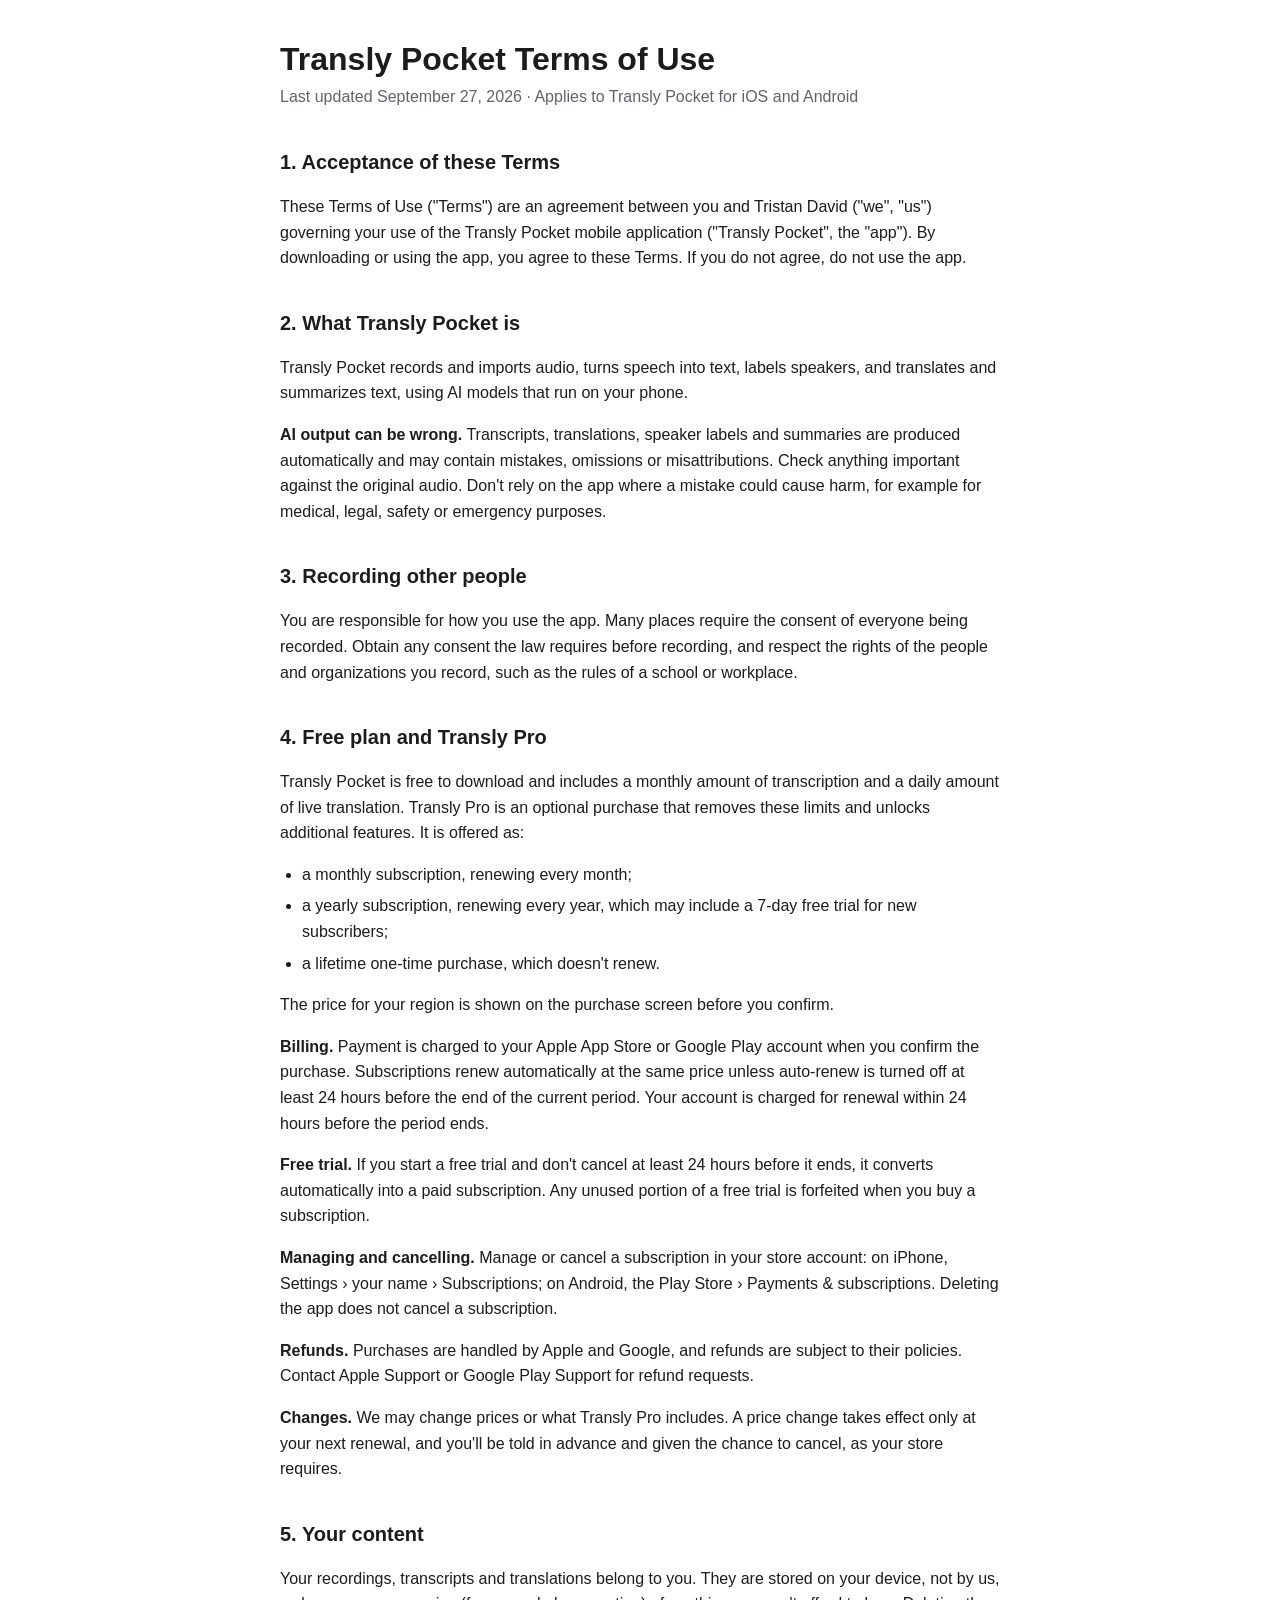
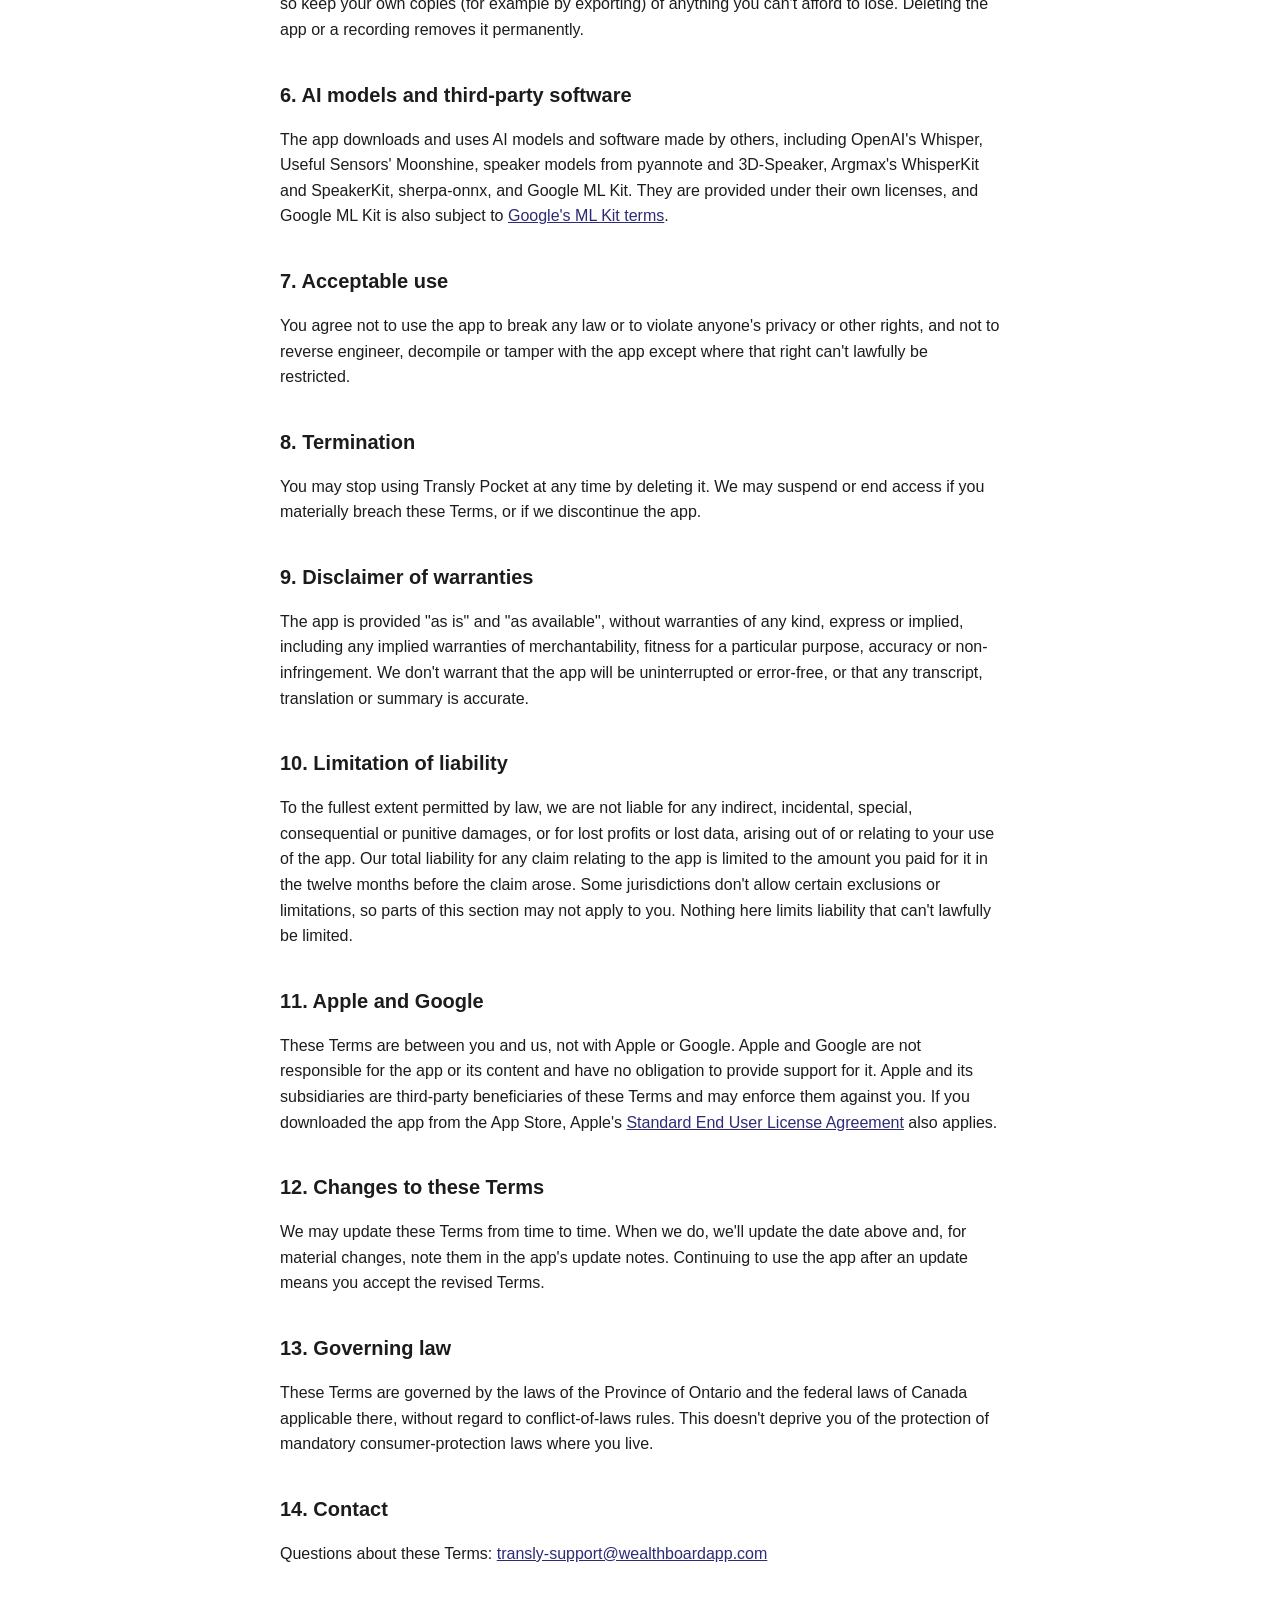
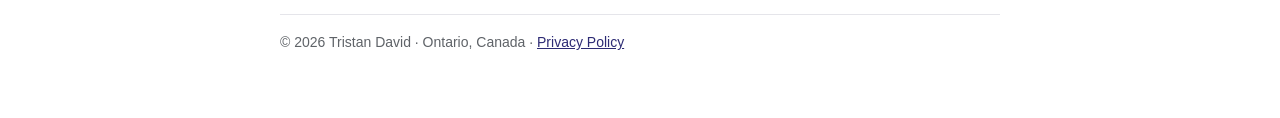
<file: transly-terms.html>
<!doctype html>
<html lang="en">
<head>
<meta charset="utf-8">
<meta name="viewport" content="width=device-width, initial-scale=1">
<title>Transly Pocket Terms of Use</title>
<meta name="description" content="Terms of Use for the Transly Pocket transcription and translation app for iOS and Android.">
<style>
  :root { --bg:#ffffff; --text:#1c1c1e; --dim:#5f6368; --line:#e5e5ea; --accent:#2d2b74; }
  @media (prefers-color-scheme: dark) {
    :root { --bg:#111114; --text:#f2f2f7; --dim:#a1a1aa; --line:#2c2c30; --accent:#a9a6f0; }
  }
  * { box-sizing: border-box; }
  body { margin:0; background:var(--bg); color:var(--text);
         font:16px/1.6 -apple-system, BlinkMacSystemFont, "Segoe UI", Roboto, Helvetica, Arial, sans-serif; }
  main { max-width:760px; margin:0 auto; padding:40px 20px 64px; }
  h1 { font-size:32px; line-height:1.2; margin:0 0 6px; }
  h2 { font-size:20px; margin:36px 0 8px; }
  .meta { color:var(--dim); margin:0 0 28px; }
  ul { padding-left:22px; }
  li { margin:6px 0; }
  a { color:var(--accent); }
  footer { margin-top:48px; padding-top:16px; border-top:1px solid var(--line); color:var(--dim); font-size:14px; }
</style>
</head>
<body>
<main>
  <h1>Transly Pocket Terms of Use</h1>
  <p class="meta">Last updated September 27, 2026 · Applies to Transly Pocket for iOS and Android</p>

  <h2>1. Acceptance of these Terms</h2>
  <p>These Terms of Use ("Terms") are an agreement between you and Tristan David ("we", "us") governing your use of the Transly Pocket mobile application ("Transly Pocket", the "app"). By downloading or using the app, you agree to these Terms. If you do not agree, do not use the app.</p>

  <h2>2. What Transly Pocket is</h2>
  <p>Transly Pocket records and imports audio, turns speech into text, labels speakers, and translates and summarizes text, using AI models that run on your phone.</p>
  <p><strong>AI output can be wrong.</strong> Transcripts, translations, speaker labels and summaries are produced automatically and may contain mistakes, omissions or misattributions. Check anything important against the original audio. Don't rely on the app where a mistake could cause harm, for example for medical, legal, safety or emergency purposes.</p>

  <h2>3. Recording other people</h2>
  <p>You are responsible for how you use the app. Many places require the consent of everyone being recorded. Obtain any consent the law requires before recording, and respect the rights of the people and organizations you record, such as the rules of a school or workplace.</p>

  <h2>4. Free plan and Transly Pro</h2>
  <p>Transly Pocket is free to download and includes a monthly amount of transcription and a daily amount of live translation. Transly Pro is an optional purchase that removes these limits and unlocks additional features. It is offered as:</p>
  <ul>
    <li>a monthly subscription, renewing every month;</li>
    <li>a yearly subscription, renewing every year, which may include a 7-day free trial for new subscribers;</li>
    <li>a lifetime one-time purchase, which doesn't renew.</li>
  </ul>
  <p>The price for your region is shown on the purchase screen before you confirm.</p>
  <p><strong>Billing.</strong> Payment is charged to your Apple App Store or Google Play account when you confirm the purchase. Subscriptions renew automatically at the same price unless auto-renew is turned off at least 24 hours before the end of the current period. Your account is charged for renewal within 24 hours before the period ends.</p>
  <p><strong>Free trial.</strong> If you start a free trial and don't cancel at least 24 hours before it ends, it converts automatically into a paid subscription. Any unused portion of a free trial is forfeited when you buy a subscription.</p>
  <p><strong>Managing and cancelling.</strong> Manage or cancel a subscription in your store account: on iPhone, Settings › your name › Subscriptions; on Android, the Play Store › Payments &amp; subscriptions. Deleting the app does not cancel a subscription.</p>
  <p><strong>Refunds.</strong> Purchases are handled by Apple and Google, and refunds are subject to their policies. Contact Apple Support or Google Play Support for refund requests.</p>
  <p><strong>Changes.</strong> We may change prices or what Transly Pro includes. A price change takes effect only at your next renewal, and you'll be told in advance and given the chance to cancel, as your store requires.</p>

  <h2>5. Your content</h2>
  <p>Your recordings, transcripts and translations belong to you. They are stored on your device, not by us, so keep your own copies (for example by exporting) of anything you can't afford to lose. Deleting the app or a recording removes it permanently.</p>

  <h2>6. AI models and third-party software</h2>
  <p>The app downloads and uses AI models and software made by others, including OpenAI's Whisper, Useful Sensors' Moonshine, speaker models from pyannote and 3D-Speaker, Argmax's WhisperKit and SpeakerKit, sherpa-onnx, and Google ML Kit. They are provided under their own licenses, and Google ML Kit is also subject to <a href="https://developers.google.com/ml-kit/terms" rel="noopener">Google's ML Kit terms</a>.</p>

  <h2>7. Acceptable use</h2>
  <p>You agree not to use the app to break any law or to violate anyone's privacy or other rights, and not to reverse engineer, decompile or tamper with the app except where that right can't lawfully be restricted.</p>

  <h2>8. Termination</h2>
  <p>You may stop using Transly Pocket at any time by deleting it. We may suspend or end access if you materially breach these Terms, or if we discontinue the app.</p>

  <h2>9. Disclaimer of warranties</h2>
  <p>The app is provided "as is" and "as available", without warranties of any kind, express or implied, including any implied warranties of merchantability, fitness for a particular purpose, accuracy or non-infringement. We don't warrant that the app will be uninterrupted or error-free, or that any transcript, translation or summary is accurate.</p>

  <h2>10. Limitation of liability</h2>
  <p>To the fullest extent permitted by law, we are not liable for any indirect, incidental, special, consequential or punitive damages, or for lost profits or lost data, arising out of or relating to your use of the app. Our total liability for any claim relating to the app is limited to the amount you paid for it in the twelve months before the claim arose. Some jurisdictions don't allow certain exclusions or limitations, so parts of this section may not apply to you. Nothing here limits liability that can't lawfully be limited.</p>

  <h2>11. Apple and Google</h2>
  <p>These Terms are between you and us, not with Apple or Google. Apple and Google are not responsible for the app or its content and have no obligation to provide support for it. Apple and its subsidiaries are third-party beneficiaries of these Terms and may enforce them against you. If you downloaded the app from the App Store, Apple's <a href="https://www.apple.com/legal/internet-services/itunes/dev/stdeula/" rel="noopener">Standard End User License Agreement</a> also applies.</p>

  <h2>12. Changes to these Terms</h2>
  <p>We may update these Terms from time to time. When we do, we'll update the date above and, for material changes, note them in the app's update notes. Continuing to use the app after an update means you accept the revised Terms.</p>

  <h2>13. Governing law</h2>
  <p>These Terms are governed by the laws of the Province of Ontario and the federal laws of Canada applicable there, without regard to conflict-of-laws rules. This doesn't deprive you of the protection of mandatory consumer-protection laws where you live.</p>

  <h2>14. Contact</h2>
  <p>Questions about these Terms: <a href="mailto:transly-support@wealthboardapp.com">transly-support@wealthboardapp.com</a></p>

  <footer>© 2026 Tristan David · Ontario, Canada · <a href="transly-privacy.html">Privacy Policy</a></footer>
</main>
</body>
</html>
</file>
<file: style.css>
:root {
  --bg: #0d1b2e;
  --card: #16283e;
  --card-2: #1c3049;
  --gold: #ddc178;
  --gold-dim: #b89e5e;
  --text: #f2efe7;
  --muted: #b7c0cc;
  --green: #1e8e5a;
  --border: rgba(221, 193, 120, 0.16);
}

* { box-sizing: border-box; }

html { scroll-behavior: smooth; }

body {
  margin: 0;
  background: var(--bg);
  color: var(--text);
  font-family: -apple-system, BlinkMacSystemFont, "Segoe UI", Roboto, Helvetica, Arial, sans-serif;
  line-height: 1.6;
}

a { color: var(--gold); }

/* Top bar */
.topbar {
  display: flex;
  align-items: center;
  justify-content: space-between;
  max-width: 900px;
  margin: 0 auto;
  padding: 22px 20px;
}
.brand {
  display: flex;
  align-items: center;
  gap: 10px;
  text-decoration: none;
  color: var(--text);
  font-weight: 700;
  font-size: 1.15rem;
}
.brand .mark {
  width: 30px;
  height: 30px;
  border-radius: 8px;
  display: block;
  object-fit: cover;
}
.topbar nav {
  display: flex;
  flex-wrap: wrap;
  gap: 8px 22px;
  font-size: 0.92rem;
}
.topbar nav a {
  color: var(--muted);
  text-decoration: none;
}
.topbar nav a:hover { color: var(--gold); }

/* Hero */
.hero {
  max-width: 900px;
  margin: 0 auto;
  padding: 40px 20px 20px;
  text-align: center;
}
.hero .eyebrow {
  display: inline-block;
  color: var(--gold);
  background: rgba(221, 193, 120, 0.1);
  border: 1px solid var(--border);
  padding: 5px 14px;
  border-radius: 999px;
  font-size: 0.8rem;
  font-weight: 600;
  letter-spacing: 0.02em;
  margin-bottom: 18px;
}
.hero h1 {
  font-size: clamp(2rem, 5vw, 2.9rem);
  margin: 0 0 14px;
  font-weight: 800;
  letter-spacing: -0.01em;
}
.hero p.tagline {
  color: var(--muted);
  font-size: 1.1rem;
  max-width: 560px;
  margin: 0 auto 28px;
}
.store-badges {
  display: flex;
  justify-content: center;
  gap: 14px;
  flex-wrap: wrap;
  margin-bottom: 8px;
}
.store-badge {
  display: inline-flex;
  align-items: center;
  gap: 8px;
  background: var(--gold);
  color: #1a1400;
  text-decoration: none;
  font-weight: 700;
  padding: 12px 22px;
  border-radius: 999px;
  font-size: 0.95rem;
}
.store-badge.secondary {
  background: transparent;
  color: var(--gold);
  border: 1px solid var(--border);
}

/* Sections / cards */
main {
  max-width: 900px;
  margin: 0 auto;
  padding: 10px 20px 60px;
}
main.narrow { max-width: 640px; }

section { margin-top: 56px; }

h2.section-title {
  font-size: 1.5rem;
  margin: 0 0 8px;
  font-weight: 800;
  text-align: center;
}
p.section-sub {
  color: var(--muted);
  text-align: center;
  max-width: 520px;
  margin: 0 auto 28px;
}

.grid {
  display: grid;
  grid-template-columns: repeat(auto-fit, minmax(230px, 1fr));
  gap: 16px;
}
.card {
  background: var(--card);
  border: 1px solid var(--border);
  border-radius: 16px;
  padding: 22px;
}
.card .icon {
  width: 40px;
  height: 40px;
  border-radius: 10px;
  background: rgba(221, 193, 120, 0.12);
  display: flex;
  align-items: center;
  justify-content: center;
  font-size: 1.2rem;
  margin-bottom: 14px;
}
.card h3 {
  margin: 0 0 8px;
  font-size: 1.02rem;
}
.card p {
  margin: 0;
  color: var(--muted);
  font-size: 0.92rem;
}

.notice {
  background: var(--card-2);
  border: 1px solid var(--border);
  border-radius: 14px;
  padding: 18px 20px;
  color: var(--muted);
  font-size: 0.92rem;
  text-align: center;
}

/* Plans */
.plans {
  display: grid;
  grid-template-columns: repeat(auto-fit, minmax(230px, 1fr));
  gap: 16px;
}
.plan {
  position: relative;
  background: var(--card);
  border: 1px solid var(--border);
  border-radius: 16px;
  padding: 22px;
}
.plan.featured { border: 2px solid var(--gold); }
.plan h3 { margin: 0; font-size: 1.15rem; }
.plan-note { margin: 2px 0 12px; color: var(--muted); font-size: 0.88rem; }
.plan ul { margin: 0; padding-left: 18px; color: var(--text); font-size: 0.92rem; }
.plan li { margin-bottom: 6px; }
.plan-tag {
  position: absolute;
  top: -11px;
  right: 16px;
  background: var(--gold);
  color: #1a1400;
  font-size: 0.72rem;
  font-weight: 700;
  padding: 3px 10px;
  border-radius: 999px;
}
.plan-foot { color: var(--muted); font-size: 0.84rem; text-align: center; margin: 16px 0 0; }

/* Need help block (shared with in-app style) */
.help-card {
  background: var(--card);
  border: 1px solid var(--border);
  border-radius: 16px;
  padding: 26px;
}
.help-card h2 { margin-top: 0; }
.email-button {
  display: inline-block;
  margin-top: 14px;
  background: var(--gold);
  color: #1a1400;
  font-weight: 700;
  text-decoration: none;
  padding: 12px 22px;
  border-radius: 999px;
}
.muted { color: var(--muted); font-size: 0.92rem; }

/* Bug report / support form */
.support-form {
  margin-top: 22px;
  display: flex;
  flex-direction: column;
  gap: 18px;
}
.support-form .field {
  display: flex;
  flex-direction: column;
  gap: 6px;
  min-width: 0;
}
.support-form .form-row {
  display: grid;
  grid-template-columns: 1fr 1fr;
  gap: 16px;
}
@media (max-width: 520px) {
  .support-form .form-row { grid-template-columns: 1fr; }
}
.support-form label {
  font-size: 0.82rem;
  font-weight: 600;
  color: var(--muted);
  letter-spacing: 0.01em;
}
.support-form input,
.support-form textarea {
  width: 100%;
  background: var(--card-2);
  border: 1px solid var(--border);
  border-radius: 10px;
  padding: 13px 14px;
  color: var(--text);
  font-size: 0.95rem;
  font-family: inherit;
  resize: vertical;
}
.support-form textarea { min-height: 150px; }
.support-form input::placeholder,
.support-form textarea::placeholder { color: var(--muted); opacity: 0.7; }
.support-form input:focus,
.support-form textarea:focus {
  outline: none;
  border-color: var(--gold);
  box-shadow: 0 0 0 3px rgba(221, 193, 120, 0.15);
}
.support-form .form-footer {
  display: flex;
  align-items: center;
  justify-content: flex-end;
  gap: 16px;
  flex-wrap: wrap;
  margin-top: 4px;
}
.support-form button {
  border: none;
  cursor: pointer;
  background: var(--gold);
  color: #1a1400;
  font-weight: 700;
  font-size: 0.98rem;
  padding: 13px 28px;
  border-radius: 999px;
  font-family: inherit;
  white-space: nowrap;
}
.support-form button:hover:not(:disabled) { background: var(--gold-dim); }
.support-form button:disabled {
  opacity: 0.6;
  cursor: default;
}
.form-status {
  font-size: 0.86rem;
  color: var(--muted);
  margin: 0;
  text-align: left;
  flex: 1;
  min-width: 200px;
}
.form-status.success { color: var(--green); }
.form-status.error { color: #e57373; }

.faq-item {
  margin-bottom: 14px;
  background: var(--card);
  border: 1px solid var(--border);
  border-radius: 12px;
  padding: 4px 18px;
}
.faq-item summary {
  cursor: pointer;
  font-weight: 600;
  padding: 14px 0;
  list-style: none;
}
.faq-item summary::-webkit-details-marker { display: none; }
.faq-item summary::after {
  content: "+";
  float: right;
  color: var(--gold);
  font-weight: 700;
}
.faq-item[open] summary::after { content: "\2212"; }
.faq-item p { padding-bottom: 16px; margin: 0; color: var(--muted); }

/* Legal pages */
.legal h1 { font-size: 1.8rem; margin-bottom: 4px; }
.legal .meta { color: var(--muted); font-size: 0.88rem; margin-bottom: 32px; }
.legal h2 {
  font-size: 1.1rem;
  color: var(--gold);
  margin-top: 32px;
  margin-bottom: 10px;
}
.legal p, .legal li { color: var(--text); }
.legal ul { padding-left: 20px; }
.legal p, .legal ul { margin: 0 0 12px; }

footer {
  text-align: center;
  padding: 30px 20px 50px;
  color: var(--muted);
  font-size: 0.82rem;
  border-top: 1px solid var(--border);
  margin-top: 60px;
}
footer .links {
  display: flex;
  justify-content: center;
  gap: 16px;
  margin-bottom: 10px;
  flex-wrap: wrap;
}
footer a { color: var(--muted); text-decoration: none; }
footer a:hover { color: var(--gold); }
</file>
